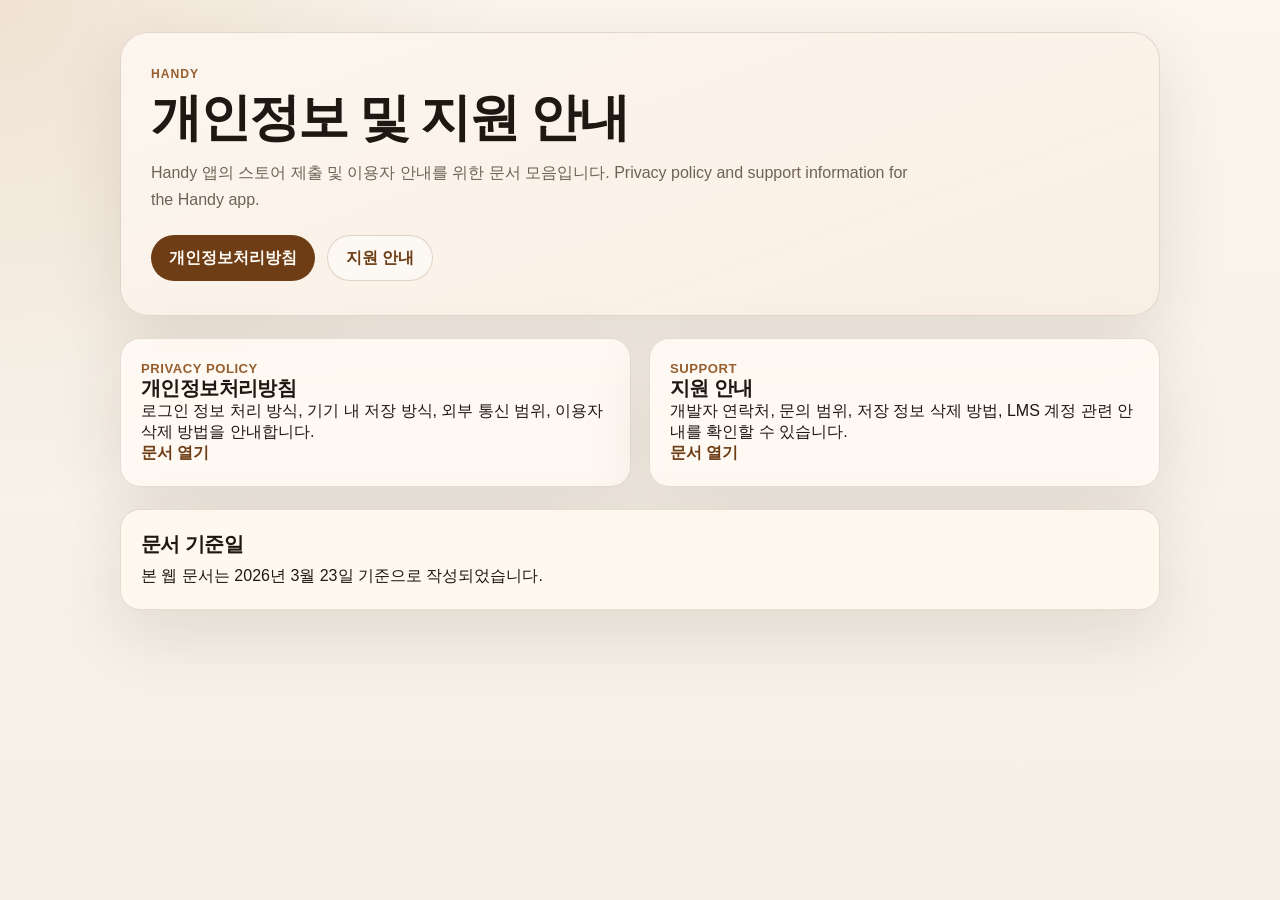
<file: docs/index.html>
<!doctype html>
<html lang="ko">
<head>
    <meta charset="utf-8">
    <meta name="viewport" content="width=device-width, initial-scale=1">
    <title>Handy Legal and Support</title>
    <meta
        name="description"
        content="Handy 앱의 개인정보처리방침과 지원 안내 페이지입니다."
    >
    <link rel="stylesheet" href="./styles.css">
</head>
<body>
    <main class="shell">
        <section class="hero">
            <p class="eyebrow">Handy</p>
            <h1>개인정보 및 지원 안내</h1>
            <p class="lede">
                Handy 앱의 스토어 제출 및 이용자 안내를 위한 문서 모음입니다.
                Privacy policy and support information for the Handy app.
            </p>
            <div class="hero-actions">
                <a class="button" href="./privacy/">개인정보처리방침</a>
                <a class="button button-secondary" href="./support/">지원 안내</a>
            </div>
        </section>

        <section class="grid">
            <article class="card">
                <p class="card-label">Privacy Policy</p>
                <h2>개인정보처리방침</h2>
                <p>
                    로그인 정보 처리 방식, 기기 내 저장 방식, 외부 통신 범위,
                    이용자 삭제 방법을 안내합니다.
                </p>
                <a class="text-link" href="./privacy/">문서 열기</a>
            </article>

            <article class="card">
                <p class="card-label">Support</p>
                <h2>지원 안내</h2>
                <p>
                    개발자 연락처, 문의 범위, 저장 정보 삭제 방법,
                    LMS 계정 관련 안내를 확인할 수 있습니다.
                </p>
                <a class="text-link" href="./support/">문서 열기</a>
            </article>
        </section>

        <section class="note-card">
            <h2>문서 기준일</h2>
            <p>본 웹 문서는 2026년 3월 23일 기준으로 작성되었습니다.</p>
        </section>
    </main>
</body>
</html>
</file>
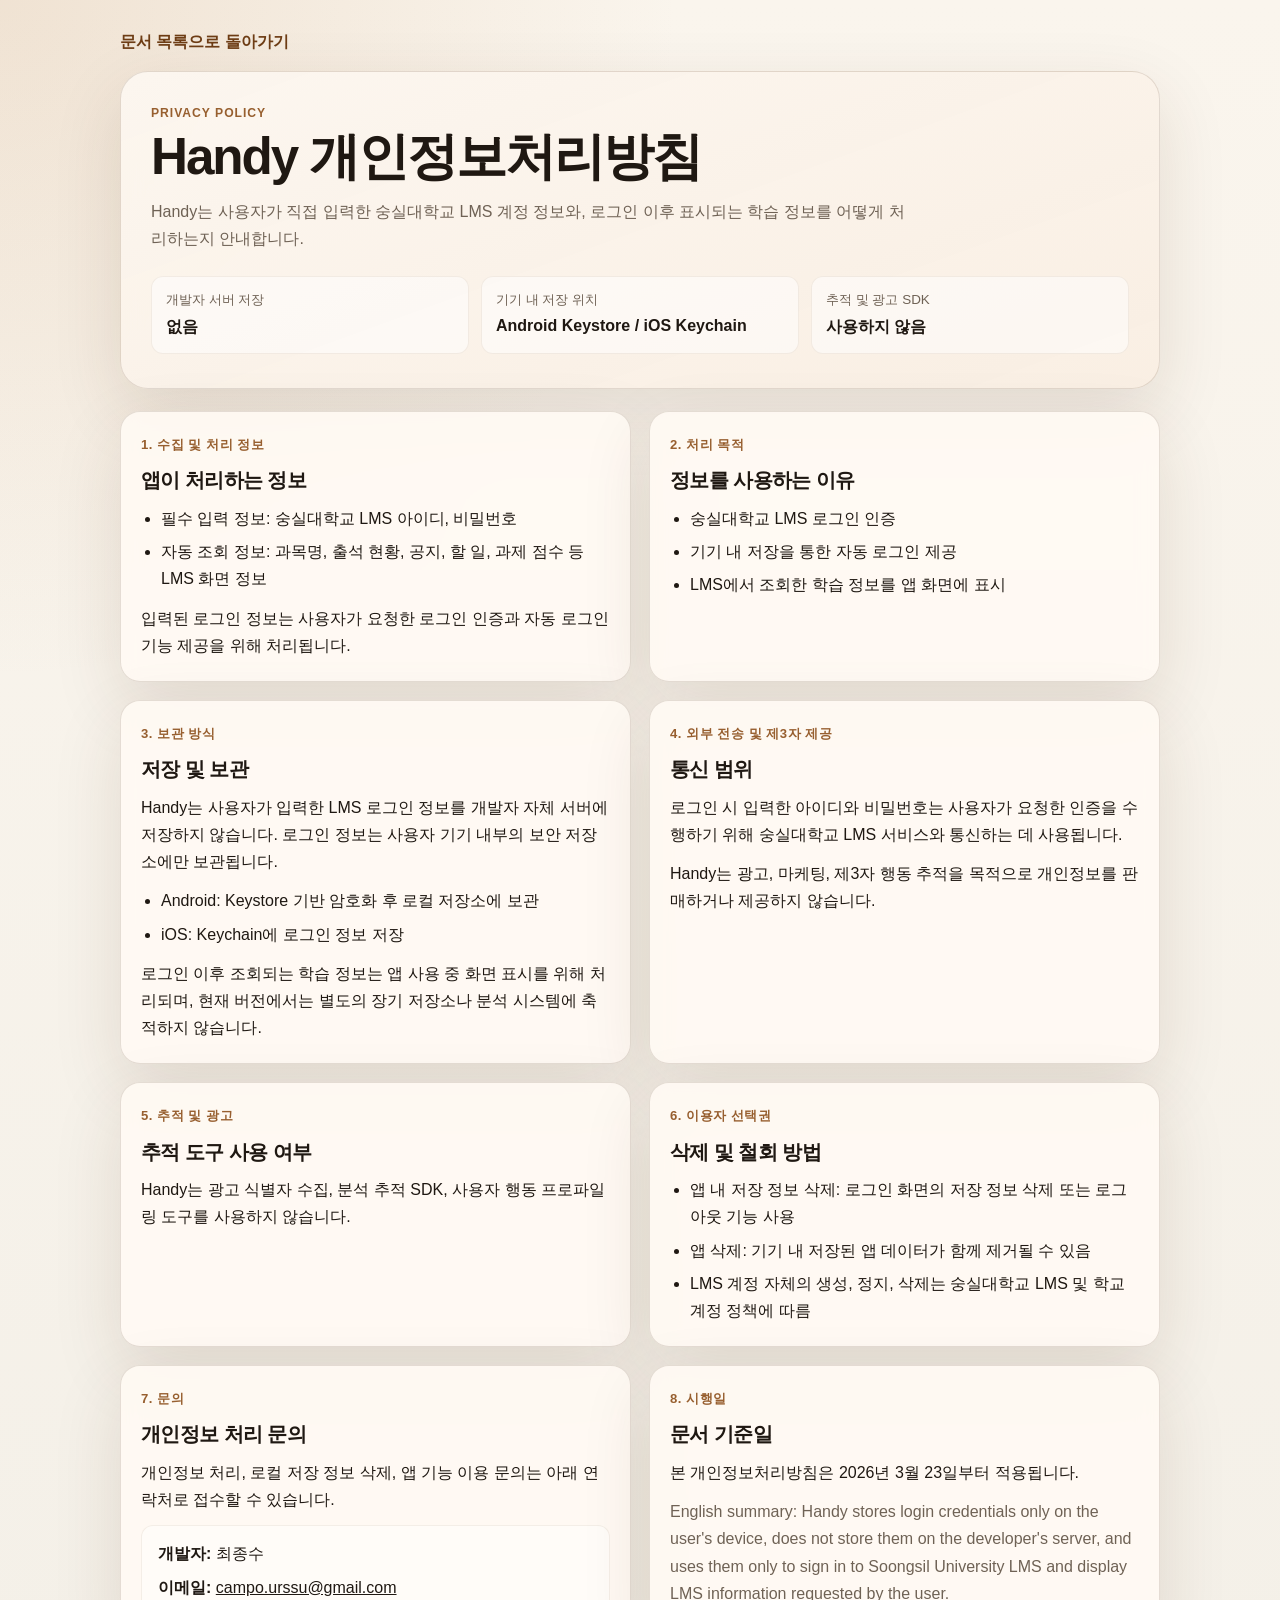
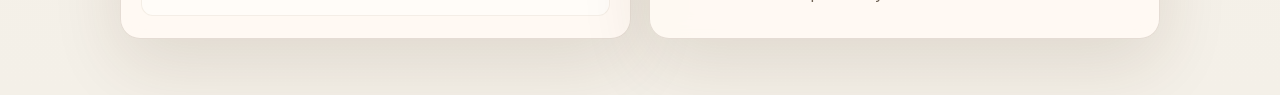
<file: docs/privacy/index.html>
<!doctype html>
<html lang="ko">
<head>
    <meta charset="utf-8">
    <meta name="viewport" content="width=device-width, initial-scale=1">
    <title>Handy 개인정보처리방침</title>
    <meta
        name="description"
        content="Handy 앱의 개인정보처리방침과 데이터 처리 방식을 안내합니다."
    >
    <link rel="stylesheet" href="../styles.css">
</head>
<body>
    <main class="shell">
        <a class="back-link" href="../">문서 목록으로 돌아가기</a>

        <section class="hero hero-compact">
            <p class="eyebrow">Privacy Policy</p>
            <h1>Handy 개인정보처리방침</h1>
            <p class="lede">
                Handy는 사용자가 직접 입력한 숭실대학교 LMS 계정 정보와,
                로그인 이후 표시되는 학습 정보를 어떻게 처리하는지 안내합니다.
            </p>
            <div class="summary-list">
                <div class="summary-item">
                    <span class="summary-label">개발자 서버 저장</span>
                    <strong>없음</strong>
                </div>
                <div class="summary-item">
                    <span class="summary-label">기기 내 저장 위치</span>
                    <strong>Android Keystore / iOS Keychain</strong>
                </div>
                <div class="summary-item">
                    <span class="summary-label">추적 및 광고 SDK</span>
                    <strong>사용하지 않음</strong>
                </div>
            </div>
        </section>

        <section class="content-grid">
            <article class="card section-card">
                <p class="card-label">1. 수집 및 처리 정보</p>
                <h2>앱이 처리하는 정보</h2>
                <ul class="list">
                    <li>필수 입력 정보: 숭실대학교 LMS 아이디, 비밀번호</li>
                    <li>자동 조회 정보: 과목명, 출석 현황, 공지, 할 일, 과제 점수 등 LMS 화면 정보</li>
                </ul>
                <p>
                    입력된 로그인 정보는 사용자가 요청한 로그인 인증과 자동 로그인 기능 제공을 위해 처리됩니다.
                </p>
            </article>

            <article class="card section-card">
                <p class="card-label">2. 처리 목적</p>
                <h2>정보를 사용하는 이유</h2>
                <ul class="list">
                    <li>숭실대학교 LMS 로그인 인증</li>
                    <li>기기 내 저장을 통한 자동 로그인 제공</li>
                    <li>LMS에서 조회한 학습 정보를 앱 화면에 표시</li>
                </ul>
            </article>

            <article class="card section-card">
                <p class="card-label">3. 보관 방식</p>
                <h2>저장 및 보관</h2>
                <p>
                    Handy는 사용자가 입력한 LMS 로그인 정보를 개발자 자체 서버에 저장하지 않습니다.
                    로그인 정보는 사용자 기기 내부의 보안 저장소에만 보관됩니다.
                </p>
                <ul class="list">
                    <li>Android: Keystore 기반 암호화 후 로컬 저장소에 보관</li>
                    <li>iOS: Keychain에 로그인 정보 저장</li>
                </ul>
                <p>
                    로그인 이후 조회되는 학습 정보는 앱 사용 중 화면 표시를 위해 처리되며,
                    현재 버전에서는 별도의 장기 저장소나 분석 시스템에 축적하지 않습니다.
                </p>
            </article>

            <article class="card section-card">
                <p class="card-label">4. 외부 전송 및 제3자 제공</p>
                <h2>통신 범위</h2>
                <p>
                    로그인 시 입력한 아이디와 비밀번호는 사용자가 요청한 인증을 수행하기 위해
                    숭실대학교 LMS 서비스와 통신하는 데 사용됩니다.
                </p>
                <p>
                    Handy는 광고, 마케팅, 제3자 행동 추적을 목적으로 개인정보를 판매하거나 제공하지 않습니다.
                </p>
            </article>

            <article class="card section-card">
                <p class="card-label">5. 추적 및 광고</p>
                <h2>추적 도구 사용 여부</h2>
                <p>
                    Handy는 광고 식별자 수집, 분석 추적 SDK, 사용자 행동 프로파일링 도구를 사용하지 않습니다.
                </p>
            </article>

            <article class="card section-card">
                <p class="card-label">6. 이용자 선택권</p>
                <h2>삭제 및 철회 방법</h2>
                <ul class="list">
                    <li>앱 내 저장 정보 삭제: 로그인 화면의 저장 정보 삭제 또는 로그아웃 기능 사용</li>
                    <li>앱 삭제: 기기 내 저장된 앱 데이터가 함께 제거될 수 있음</li>
                    <li>LMS 계정 자체의 생성, 정지, 삭제는 숭실대학교 LMS 및 학교 계정 정책에 따름</li>
                </ul>
            </article>

            <article class="card section-card">
                <p class="card-label">7. 문의</p>
                <h2>개인정보 처리 문의</h2>
                <p>
                    개인정보 처리, 로컬 저장 정보 삭제, 앱 기능 이용 문의는 아래 연락처로 접수할 수 있습니다.
                </p>
                <div class="contact-block">
                    <p><strong>개발자:</strong> 최종수</p>
                    <p><strong>이메일:</strong> <a href="mailto:campo.urssu@gmail.com">campo.urssu@gmail.com</a></p>
                </div>
            </article>

            <article class="card section-card">
                <p class="card-label">8. 시행일</p>
                <h2>문서 기준일</h2>
                <p>본 개인정보처리방침은 2026년 3월 23일부터 적용됩니다.</p>
                <p class="muted">
                    English summary: Handy stores login credentials only on the user's device,
                    does not store them on the developer's server, and uses them only to sign in to
                    Soongsil University LMS and display LMS information requested by the user.
                </p>
            </article>
        </section>
    </main>
</body>
</html>
</file>
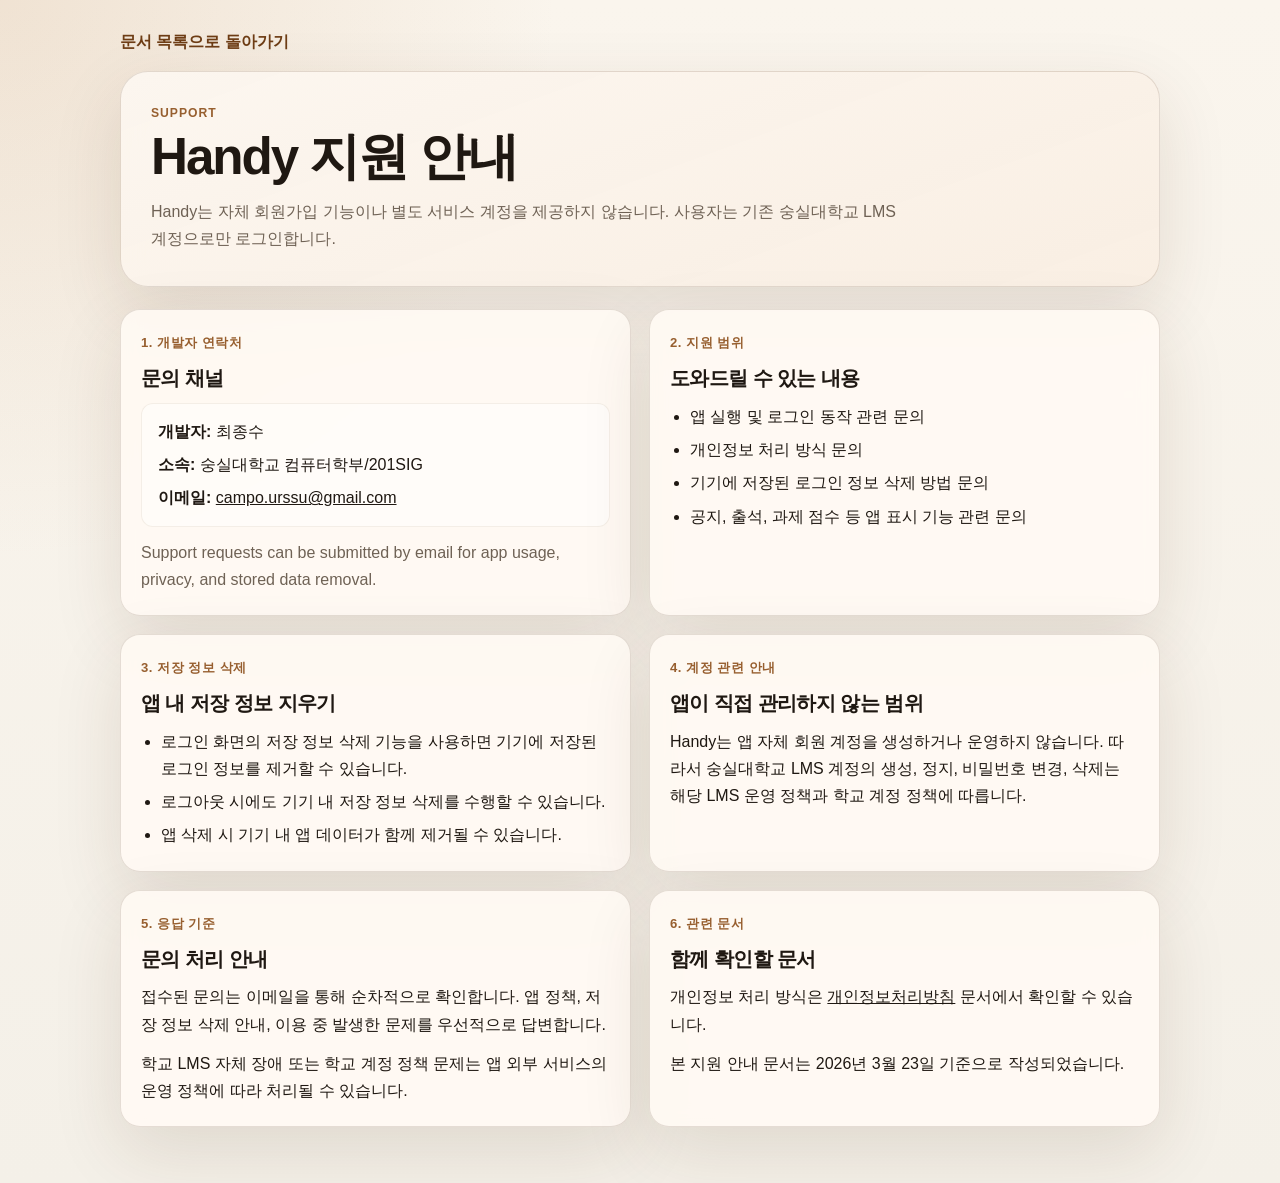
<file: docs/support/index.html>
<!doctype html>
<html lang="ko">
<head>
    <meta charset="utf-8">
    <meta name="viewport" content="width=device-width, initial-scale=1">
    <title>Handy 지원 안내</title>
    <meta
        name="description"
        content="Handy 앱의 지원 연락처와 계정, 삭제, 문의 범위를 안내합니다."
    >
    <link rel="stylesheet" href="../styles.css">
</head>
<body>
    <main class="shell">
        <a class="back-link" href="../">문서 목록으로 돌아가기</a>

        <section class="hero hero-compact">
            <p class="eyebrow">Support</p>
            <h1>Handy 지원 안내</h1>
            <p class="lede">
                Handy는 자체 회원가입 기능이나 별도 서비스 계정을 제공하지 않습니다.
                사용자는 기존 숭실대학교 LMS 계정으로만 로그인합니다.
            </p>
        </section>

        <section class="content-grid">
            <article class="card section-card">
                <p class="card-label">1. 개발자 연락처</p>
                <h2>문의 채널</h2>
                <div class="contact-block">
                    <p><strong>개발자:</strong> 최종수</p>
                    <p><strong>소속:</strong> 숭실대학교 컴퓨터학부/201SIG</p>
                    <p><strong>이메일:</strong> <a href="mailto:campo.urssu@gmail.com">campo.urssu@gmail.com</a></p>
                </div>
                <p class="muted">
                    Support requests can be submitted by email for app usage, privacy, and stored data removal.
                </p>
            </article>

            <article class="card section-card">
                <p class="card-label">2. 지원 범위</p>
                <h2>도와드릴 수 있는 내용</h2>
                <ul class="list">
                    <li>앱 실행 및 로그인 동작 관련 문의</li>
                    <li>개인정보 처리 방식 문의</li>
                    <li>기기에 저장된 로그인 정보 삭제 방법 문의</li>
                    <li>공지, 출석, 과제 점수 등 앱 표시 기능 관련 문의</li>
                </ul>
            </article>

            <article class="card section-card">
                <p class="card-label">3. 저장 정보 삭제</p>
                <h2>앱 내 저장 정보 지우기</h2>
                <ul class="list">
                    <li>로그인 화면의 저장 정보 삭제 기능을 사용하면 기기에 저장된 로그인 정보를 제거할 수 있습니다.</li>
                    <li>로그아웃 시에도 기기 내 저장 정보 삭제를 수행할 수 있습니다.</li>
                    <li>앱 삭제 시 기기 내 앱 데이터가 함께 제거될 수 있습니다.</li>
                </ul>
            </article>

            <article class="card section-card">
                <p class="card-label">4. 계정 관련 안내</p>
                <h2>앱이 직접 관리하지 않는 범위</h2>
                <p>
                    Handy는 앱 자체 회원 계정을 생성하거나 운영하지 않습니다.
                    따라서 숭실대학교 LMS 계정의 생성, 정지, 비밀번호 변경, 삭제는
                    해당 LMS 운영 정책과 학교 계정 정책에 따릅니다.
                </p>
            </article>

            <article class="card section-card">
                <p class="card-label">5. 응답 기준</p>
                <h2>문의 처리 안내</h2>
                <p>
                    접수된 문의는 이메일을 통해 순차적으로 확인합니다.
                    앱 정책, 저장 정보 삭제 안내, 이용 중 발생한 문제를 우선적으로 답변합니다.
                </p>
                <p>
                    학교 LMS 자체 장애 또는 학교 계정 정책 문제는 앱 외부 서비스의 운영 정책에 따라 처리될 수 있습니다.
                </p>
            </article>

            <article class="card section-card">
                <p class="card-label">6. 관련 문서</p>
                <h2>함께 확인할 문서</h2>
                <p>
                    개인정보 처리 방식은 <a href="../privacy/">개인정보처리방침</a> 문서에서 확인할 수 있습니다.
                </p>
                <p>본 지원 안내 문서는 2026년 3월 23일 기준으로 작성되었습니다.</p>
            </article>
        </section>
    </main>
</body>
</html>
</file>
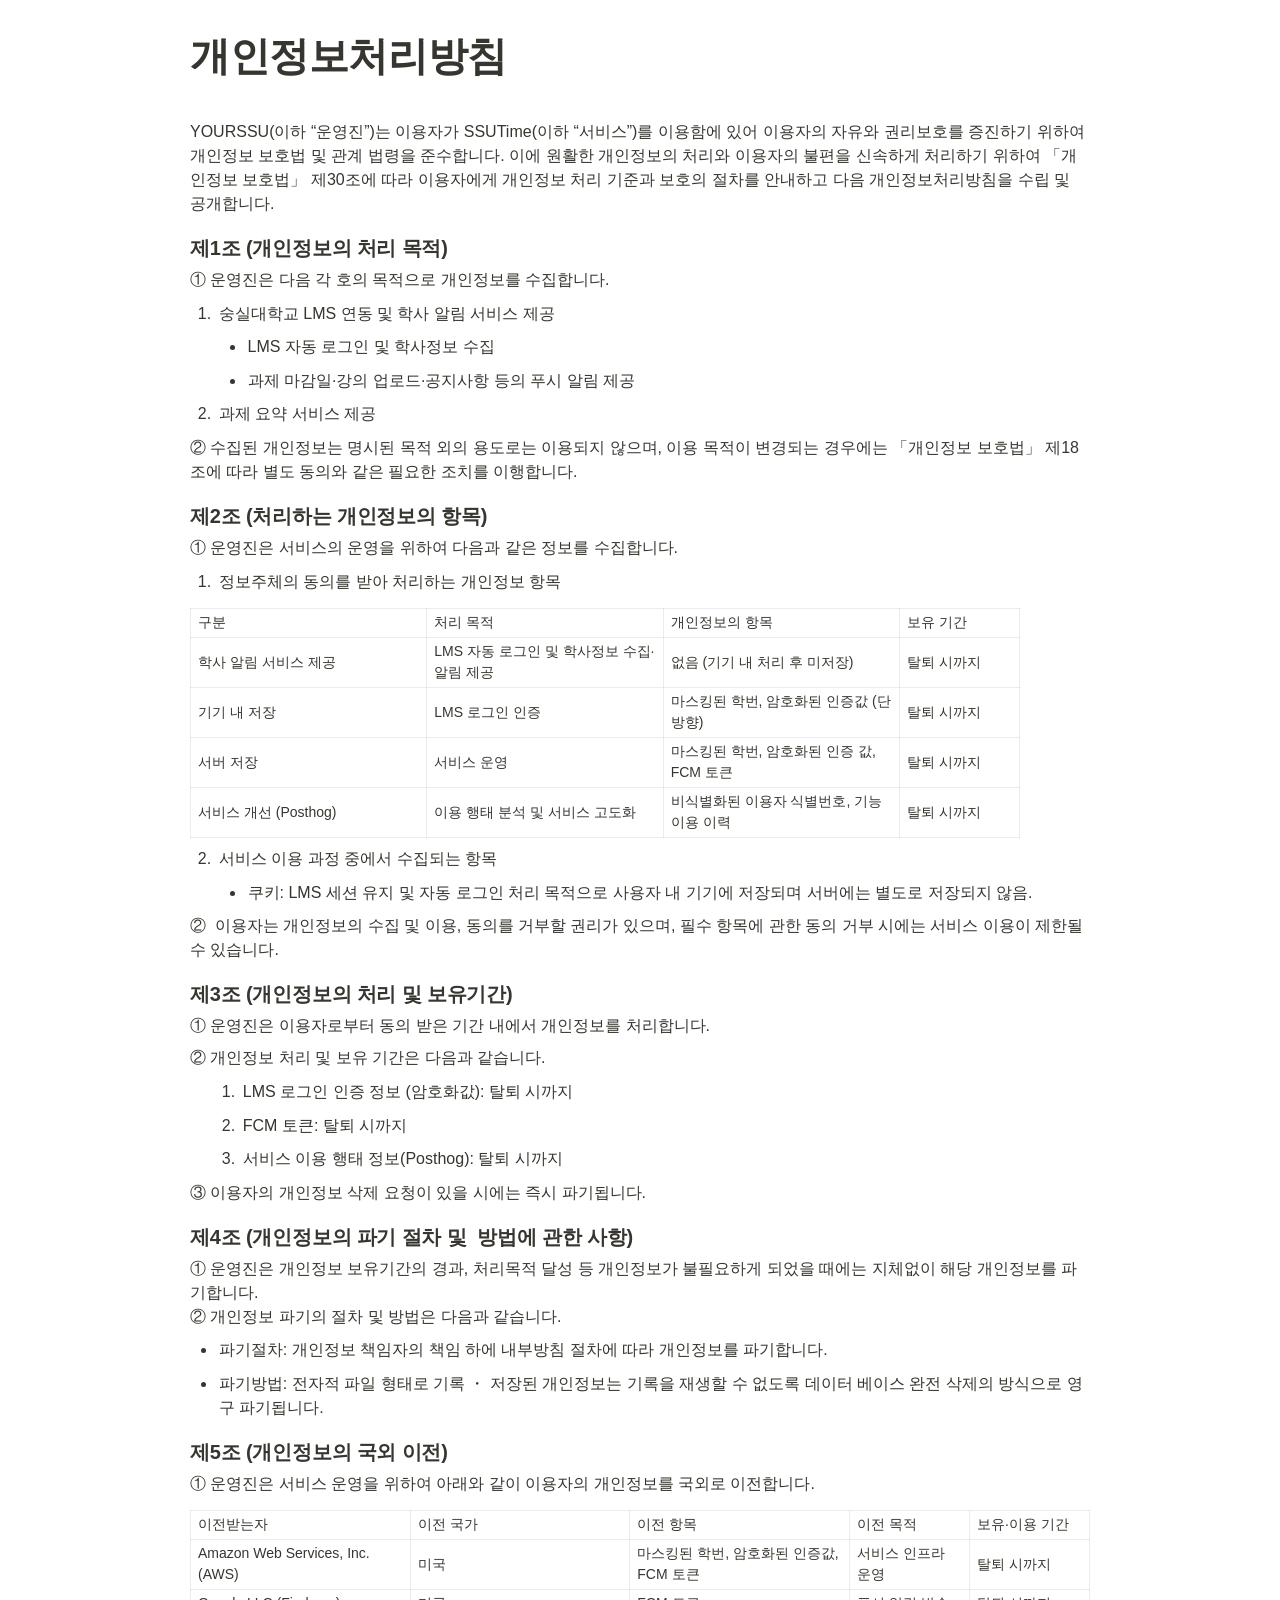
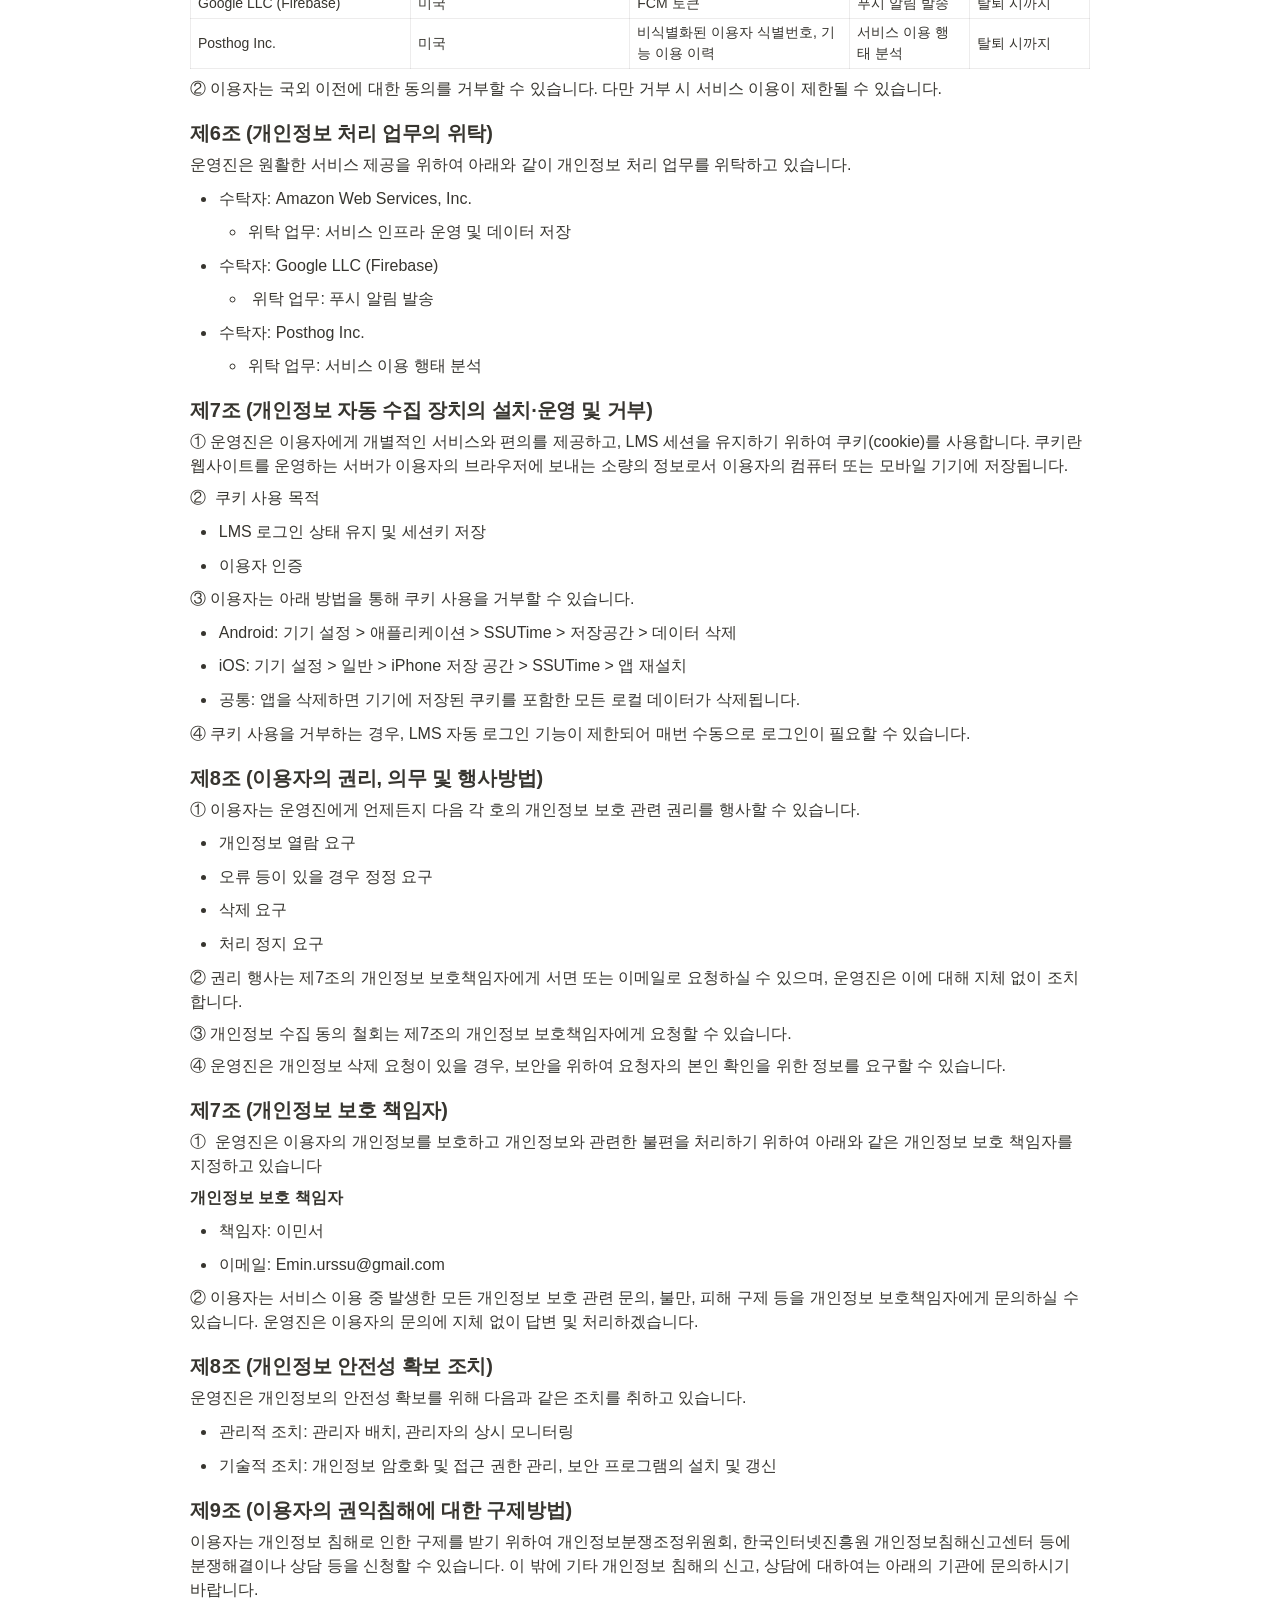
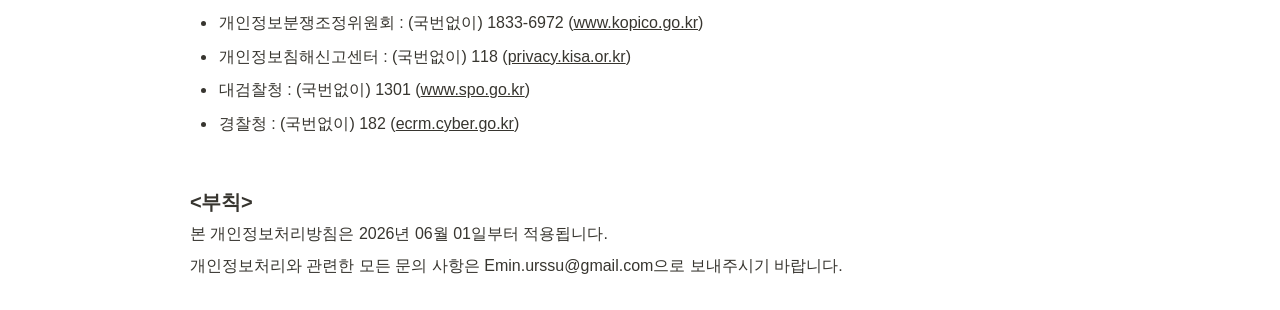
<file: privacy.html>
<html><head><meta http-equiv="Content-Type" content="text/html; charset=utf-8"/><title>개인정보처리방침</title><style>
/* cspell:disable-file */
/* webkit printing magic: print all background colors */
html {
	-webkit-print-color-adjust: exact;
}
* {
	box-sizing: border-box;
	-webkit-print-color-adjust: exact;
}

html,
body {
	margin: 0;
	padding: 0;
}
@media only screen {
	body {
		margin: 2em auto;
		max-width: 900px;
		color: rgb(55, 53, 47);
	}
}

body {
	line-height: 1.5;
	white-space: pre-wrap;
}

a,
a.visited {
	color: inherit;
	text-decoration: underline;
}

.pdf-relative-link-path {
	font-size: 80%;
	color: #444;
}

h1,
h2,
h3 {
	letter-spacing: -0.01em;
	line-height: 1.2;
	font-weight: 600;
	margin-bottom: 0;
}

/* Override strong tags inside headings to maintain consistent weight */
h1 strong,
h2 strong,
h3 strong {
	font-weight: 600;
}

.page-title {
	font-size: 2.5rem;
	font-weight: 700;
	margin-top: 0;
	margin-bottom: 0.75em;
}

h1 {
	font-size: 1.875rem;
	margin-top: 1.875rem;
}

h2 {
	font-size: 1.5rem;
	margin-top: 1.5rem;
}

h3 {
	font-size: 1.25rem;
	margin-top: 1.25rem;
}

.source {
	border: 1px solid #ddd;
	border-radius: 3px;
	padding: 1.5em;
	word-break: break-all;
}

.callout {
	border-radius: 10px;
	padding: 1rem;
}

figure {
	margin: 1.25em 0;
	page-break-inside: avoid;
}

figcaption {
	opacity: 0.5;
	font-size: 85%;
	margin-top: 0.5em;
}

mark {
	background-color: transparent;
}

.indented {
	padding-left: 1.5em;
}

hr {
	background: transparent;
	display: block;
	width: 100%;
	height: 1px;
	visibility: visible;
	border: none;
	border-bottom: 1px solid rgba(55, 53, 47, 0.09);
}

img {
	max-width: 100%;
}

@media only print {
	img {
		max-height: 100vh;
		object-fit: contain;
	}

	table.collection-content {
		width: 100%;
		table-layout: fixed;
	}

	table.collection-content th,
	table.collection-content td {
		overflow-wrap: anywhere;
	}

	table.collection-content td > .user,
	table.collection-content td > time {
		white-space: pre-wrap;
	}
}

@page {
	margin: 1in;
}

.collection-content-wrapper {
	overflow-x: auto;
}

@media only print {
	.collection-content-wrapper {
		overflow-x: visible;
	}
}

.collection-content {
	font-size: 0.875rem;
}

.collection-content td {
	white-space: pre-wrap;
	word-break: break-word;
}

.column-list {
	display: flex;
	gap: 46px;
}

.column {
	min-width: 0;
	overflow: hidden;
}

.column > *:first-child {
	margin-top: 0;
}

.table_of_contents-item {
	display: block;
	font-size: 0.875rem;
	line-height: 1.3;
	padding: 0.125rem;
}

.table_of_contents-indent-1 {
	margin-left: 1.5rem;
}

.table_of_contents-indent-2 {
	margin-left: 3rem;
}

.table_of_contents-indent-3 {
	margin-left: 4.5rem;
}

.table_of_contents-link {
	text-decoration: none;
	opacity: 0.7;
	border-bottom: 1px solid rgba(55, 53, 47, 0.18);
}

table,
th,
td {
	border: 1px solid rgba(55, 53, 47, 0.09);
}

table {
	border-collapse: collapse;
	border-left: none;
	border-right: none;
}

th,
td {
	font-weight: normal;
	padding: 0.25em 0.5em;
	line-height: 1.5;
	min-height: 1.5em;
	text-align: left;
}

th {
	color: rgba(55, 53, 47, 0.6);
}

ol,
ul {
	margin: 0;
	margin-block-start: 0.6em;
	margin-block-end: 0.6em;
}

li > ol:first-child,
li > ul:first-child {
	margin-block-start: 0.6em;
}

ul > li {
	list-style: disc;
}

ul.to-do-list {
	padding-inline-start: 0;
}

ul.to-do-list > li {
	list-style: none;
}

.to-do-children-checked {
	text-decoration: line-through;
	opacity: 0.375;
}

ul.toggle > li {
	list-style: none;
}

ul {
	padding-inline-start: 1.7em;
}

ul > li {
	padding-left: 0.1em;
}

ol {
	padding-inline-start: 1.6em;
}

ol.numbered-list.numbered-list-digits-2 {
	padding-inline-start: 2em;
}

ol.numbered-list.numbered-list-digits-3plus {
	padding-inline-start: 2.4em;
}

ol > li {
	padding-left: 0.2em;
}

.mono ol {
	padding-inline-start: 2em;
}

.mono ol > li {
	text-indent: -0.4em;
}

.toggle {
	padding-inline-start: 0em;
	list-style-type: none;
}

/* Indent toggle children */
.toggle > li > details {
	padding-left: 1.7em;
}

.toggle > li > details > summary {
	margin-left: -1.1em;
}

.selected-value {
	display: inline-block;
	padding: 0 0.5em;
	background: rgba(206, 205, 202, 0.5);
	border-radius: 3px;
	margin-right: 0.5em;
	margin-top: 0.3em;
	margin-bottom: 0.3em;
	white-space: nowrap;
}

.collection-title {
	display: inline-block;
	margin-right: 1em;
}

.page-description {
	margin-bottom: 2em;
}

.simple-table {
	margin-top: 1em;
	font-size: 0.875rem;
	empty-cells: show;
}
.simple-table td {
	height: 29px;
	min-width: 120px;
}

.simple-table th {
	height: 29px;
	min-width: 120px;
}

.simple-table-header-color {
	background: rgb(247, 246, 243);
	color: black;
}
.simple-table-header {
	font-weight: 500;
}

time {
	opacity: 0.5;
}

.icon {
	display: inline-flex;
	align-items: center;
	justify-content: center;
	max-width: 1.2em;
	max-height: 1.2em;
	text-decoration: none;
	vertical-align: text-bottom;
	margin-right: 0.5em;
}

img.icon {
	border-radius: 3px;
}

.callout img.notion-static-icon {
	width: 1em;
	height: 1em;
}

.callout p {
	margin: 0;
}

.callout h1,
.callout h2,
.callout h3 {
	margin: 0 0 0.6rem;
}

.user-icon {
	width: 1.5em;
	height: 1.5em;
	border-radius: 100%;
	margin-right: 0.5rem;
}

.user-icon-inner {
	font-size: 0.8em;
}

.text-icon {
	border: 1px solid #000;
	text-align: center;
}

.page-cover-image {
	display: block;
	object-fit: cover;
	width: 100%;
	max-height: 30vh;
}

.page-header-icon {
	font-size: 3rem;
	margin-bottom: 1rem;
}

.page-header-icon-with-cover {
	margin-top: -0.72em;
	margin-left: 0.07em;
}

.page-header-icon img {
	border-radius: 3px;
}

.link-to-page {
	margin: 1em 0;
	padding: 0;
	border: none;
	font-weight: 500;
}

p > .user {
	opacity: 0.5;
}

td > .user,
td > time {
	white-space: nowrap;
}

input[type="checkbox"] {
	transform: scale(1.5);
	margin-right: 0.6em;
	vertical-align: middle;
}

p {
	margin-top: 0.5em;
	margin-bottom: 0.5em;
}

.image {
	border: none;
	margin: 1.5em 0;
	padding: 0;
	border-radius: 0;
	text-align: center;
}

.code,
code {
	background: rgba(135, 131, 120, 0.15);
	border-radius: 3px;
	padding: 0.2em 0.4em;
	border-radius: 3px;
	font-size: 85%;
	tab-size: 2;
}

code {
	color: #eb5757;
}

.code {
	padding: 1.5em 1em;
}

.code-wrap {
	white-space: pre-wrap;
	word-break: break-all;
}

.code > code {
	background: none;
	padding: 0;
	font-size: 100%;
	color: inherit;
}

blockquote {
	font-size: 1em;
	margin: 1em 0;
	padding-left: 1em;
	border-left: 3px solid rgb(55, 53, 47);
}

blockquote.quote-large {
	font-size: 1.25em;
}

.bookmark {
	text-decoration: none;
	max-height: 8em;
	padding: 0;
	display: flex;
	width: 100%;
	align-items: stretch;
}

.bookmark-title {
	font-size: 0.85em;
	overflow: hidden;
	text-overflow: ellipsis;
	height: 1.75em;
	white-space: nowrap;
}

.bookmark-text {
	display: flex;
	flex-direction: column;
}

.bookmark-info {
	flex: 4 1 180px;
	padding: 12px 14px 14px;
	display: flex;
	flex-direction: column;
	justify-content: space-between;
}

.bookmark-image {
	width: 33%;
	flex: 1 1 180px;
	display: block;
	position: relative;
	object-fit: cover;
	border-radius: 1px;
}

.bookmark-description {
	color: rgba(55, 53, 47, 0.6);
	font-size: 0.75em;
	overflow: hidden;
	max-height: 4.5em;
	word-break: break-word;
}

.bookmark-href {
	font-size: 0.75em;
	margin-top: 0.25em;
}

.sans { font-family: ui-sans-serif, -apple-system, BlinkMacSystemFont, "Segoe UI Variable Display", "Segoe UI", Helvetica, "Apple Color Emoji", "Noto Sans Arabic", "Noto Sans Hebrew", Arial, sans-serif, "Segoe UI Emoji", "Segoe UI Symbol"; }
.code { font-family: "SFMono-Regular", Menlo, Consolas, "PT Mono", "Liberation Mono", Courier, monospace; }
.serif { font-family: Lyon-Text, Georgia, ui-serif, serif; }
.mono { font-family: iawriter-mono, Nitti, Menlo, Courier, monospace; }
.pdf .sans { font-family: Inter, ui-sans-serif, -apple-system, BlinkMacSystemFont, "Segoe UI Variable Display", "Segoe UI", Helvetica, "Apple Color Emoji", "Noto Sans Arabic", "Noto Sans Hebrew", Arial, sans-serif, "Segoe UI Emoji", "Segoe UI Symbol", 'Twemoji', 'Noto Color Emoji', 'Noto Sans CJK JP'; }
.pdf:lang(zh-CN) .sans { font-family: Inter, ui-sans-serif, -apple-system, BlinkMacSystemFont, "Segoe UI Variable Display", "Segoe UI", Helvetica, "Apple Color Emoji", "Noto Sans Arabic", "Noto Sans Hebrew", Arial, sans-serif, "Segoe UI Emoji", "Segoe UI Symbol", 'Twemoji', 'Noto Color Emoji', 'Noto Sans CJK SC'; }
.pdf:lang(zh-TW) .sans { font-family: Inter, ui-sans-serif, -apple-system, BlinkMacSystemFont, "Segoe UI Variable Display", "Segoe UI", Helvetica, "Apple Color Emoji", "Noto Sans Arabic", "Noto Sans Hebrew", Arial, sans-serif, "Segoe UI Emoji", "Segoe UI Symbol", 'Twemoji', 'Noto Color Emoji', 'Noto Sans CJK TC'; }
.pdf:lang(ko-KR) .sans { font-family: Inter, ui-sans-serif, -apple-system, BlinkMacSystemFont, "Segoe UI Variable Display", "Segoe UI", Helvetica, "Apple Color Emoji", "Noto Sans Arabic", "Noto Sans Hebrew", Arial, sans-serif, "Segoe UI Emoji", "Segoe UI Symbol", 'Twemoji', 'Noto Color Emoji', 'Noto Sans CJK KR'; }
.pdf .code { font-family: Source Code Pro, "SFMono-Regular", Menlo, Consolas, "PT Mono", "Liberation Mono", Courier, monospace, 'Twemoji', 'Noto Color Emoji', 'Noto Sans Mono CJK JP'; }
.pdf:lang(zh-CN) .code { font-family: Source Code Pro, "SFMono-Regular", Menlo, Consolas, "PT Mono", "Liberation Mono", Courier, monospace, 'Twemoji', 'Noto Color Emoji', 'Noto Sans Mono CJK SC'; }
.pdf:lang(zh-TW) .code { font-family: Source Code Pro, "SFMono-Regular", Menlo, Consolas, "PT Mono", "Liberation Mono", Courier, monospace, 'Twemoji', 'Noto Color Emoji', 'Noto Sans Mono CJK TC'; }
.pdf:lang(ko-KR) .code { font-family: Source Code Pro, "SFMono-Regular", Menlo, Consolas, "PT Mono", "Liberation Mono", Courier, monospace, 'Twemoji', 'Noto Color Emoji', 'Noto Sans Mono CJK KR'; }
.pdf .serif { font-family: PT Serif, Lyon-Text, Georgia, ui-serif, serif, 'Twemoji', 'Noto Color Emoji', 'Noto Serif CJK JP'; }
.pdf:lang(zh-CN) .serif { font-family: PT Serif, Lyon-Text, Georgia, ui-serif, serif, 'Twemoji', 'Noto Color Emoji', 'Noto Serif CJK SC'; }
.pdf:lang(zh-TW) .serif { font-family: PT Serif, Lyon-Text, Georgia, ui-serif, serif, 'Twemoji', 'Noto Color Emoji', 'Noto Serif CJK TC'; }
.pdf:lang(ko-KR) .serif { font-family: PT Serif, Lyon-Text, Georgia, ui-serif, serif, 'Twemoji', 'Noto Color Emoji', 'Noto Serif CJK KR'; }
.pdf .mono { font-family: PT Mono, iawriter-mono, Nitti, Menlo, Courier, monospace, 'Twemoji', 'Noto Color Emoji', 'Noto Sans Mono CJK JP'; }
.pdf:lang(zh-CN) .mono { font-family: PT Mono, iawriter-mono, Nitti, Menlo, Courier, monospace, 'Twemoji', 'Noto Color Emoji', 'Noto Sans Mono CJK SC'; }
.pdf:lang(zh-TW) .mono { font-family: PT Mono, iawriter-mono, Nitti, Menlo, Courier, monospace, 'Twemoji', 'Noto Color Emoji', 'Noto Sans Mono CJK TC'; }
.pdf:lang(ko-KR) .mono { font-family: PT Mono, iawriter-mono, Nitti, Menlo, Courier, monospace, 'Twemoji', 'Noto Color Emoji', 'Noto Sans Mono CJK KR'; }
.highlight-default {
	color: rgba(44, 44, 43, 1);
}
.highlight-gray {
	color: rgba(125, 122, 117, 1);
	fill: rgba(125, 122, 117, 1);
}
.highlight-brown {
	color: rgba(159, 118, 90, 1);
	fill: rgba(159, 118, 90, 1);
}
.highlight-orange {
	color: rgba(210, 123, 45, 1);
	fill: rgba(210, 123, 45, 1);
}
.highlight-yellow {
	color: rgba(203, 148, 52, 1);
	fill: rgba(203, 148, 52, 1);
}
.highlight-teal {
	color: rgba(80, 148, 110, 1);
	fill: rgba(80, 148, 110, 1);
}
.highlight-blue {
	color: rgba(56, 125, 201, 1);
	fill: rgba(56, 125, 201, 1);
}
.highlight-purple {
	color: rgba(154, 107, 180, 1);
	fill: rgba(154, 107, 180, 1);
}
.highlight-pink {
	color: rgba(193, 76, 138, 1);
	fill: rgba(193, 76, 138, 1);
}
.highlight-red {
	color: rgba(207, 81, 72, 1);
	fill: rgba(207, 81, 72, 1);
}
.highlight-default_background {
	color: rgba(44, 44, 43, 1);
}
.highlight-gray_background {
	background: rgba(42, 28, 0, 0.07);
}
.highlight-brown_background {
	background: rgba(139, 46, 0, 0.086);
}
.highlight-orange_background {
	background: rgba(224, 101, 1, 0.129);
}
.highlight-yellow_background {
	background: rgba(211, 168, 0, 0.137);
}
.highlight-teal_background {
	background: rgba(0, 100, 45, 0.09);
}
.highlight-blue_background {
	background: rgba(0, 124, 215, 0.094);
}
.highlight-purple_background {
	background: rgba(102, 0, 178, 0.078);
}
.highlight-pink_background {
	background: rgba(197, 0, 93, 0.086);
}
.highlight-red_background {
	background: rgba(223, 22, 0, 0.094);
}
.block-color-default {
	color: inherit;
	fill: inherit;
}
.block-color-gray {
	color: rgba(125, 122, 117, 1);
	fill: rgba(125, 122, 117, 1);
}
.block-color-brown {
	color: rgba(159, 118, 90, 1);
	fill: rgba(159, 118, 90, 1);
}
.block-color-orange {
	color: rgba(210, 123, 45, 1);
	fill: rgba(210, 123, 45, 1);
}
.block-color-yellow {
	color: rgba(203, 148, 52, 1);
	fill: rgba(203, 148, 52, 1);
}
.block-color-teal {
	color: rgba(80, 148, 110, 1);
	fill: rgba(80, 148, 110, 1);
}
.block-color-blue {
	color: rgba(56, 125, 201, 1);
	fill: rgba(56, 125, 201, 1);
}
.block-color-purple {
	color: rgba(154, 107, 180, 1);
	fill: rgba(154, 107, 180, 1);
}
.block-color-pink {
	color: rgba(193, 76, 138, 1);
	fill: rgba(193, 76, 138, 1);
}
.block-color-red {
	color: rgba(207, 81, 72, 1);
	fill: rgba(207, 81, 72, 1);
}
.block-color-default_background {
	color: inherit;
	fill: inherit;
}
.block-color-gray_background {
	background: rgba(240, 239, 237, 1);
}
.block-color-brown_background {
	background: rgba(245, 237, 233, 1);
}
.block-color-orange_background {
	background: rgba(251, 235, 222, 1);
}
.block-color-yellow_background {
	background: rgba(249, 243, 220, 1);
}
.block-color-teal_background {
	background: rgba(232, 241, 236, 1);
}
.block-color-blue_background {
	background: rgba(229, 242, 252, 1);
}
.block-color-purple_background {
	background: rgba(243, 235, 249, 1);
}
.block-color-pink_background {
	background: rgba(250, 233, 241, 1);
}
.block-color-red_background {
	background: rgba(252, 233, 231, 1);
}
.select-value-color-default { background-color: rgba(42, 28, 0, 0.07); }
.select-value-color-gray { background-color: rgba(28, 19, 1, 0.11); }
.select-value-color-brown { background-color: rgba(127, 51, 0, 0.156); }
.select-value-color-orange { background-color: rgba(196, 88, 0, 0.203); }
.select-value-color-yellow { background-color: rgba(209, 156, 0, 0.282); }
.select-value-color-green { background-color: rgba(0, 96, 38, 0.156); }
.select-value-color-blue { background-color: rgba(0, 118, 217, 0.203); }
.select-value-color-purple { background-color: rgba(92, 0, 163, 0.141); }
.select-value-color-pink { background-color: rgba(183, 0, 78, 0.152); }
.select-value-color-red { background-color: rgba(206, 24, 0, 0.164); }

.checkbox {
	display: inline-flex;
	vertical-align: text-bottom;
	width: 16;
	height: 16;
	background-size: 16px;
	margin-left: 2px;
	margin-right: 5px;
}

.checkbox-on {
	background-image: url("data:image/svg+xml;charset=UTF-8,%3Csvg%20width%3D%2216%22%20height%3D%2216%22%20viewBox%3D%220%200%2016%2016%22%20fill%3D%22none%22%20xmlns%3D%22http%3A%2F%2Fwww.w3.org%2F2000%2Fsvg%22%3E%0A%3Crect%20width%3D%2216%22%20height%3D%2216%22%20fill%3D%22%2358A9D7%22%2F%3E%0A%3Cpath%20d%3D%22M6.71429%2012.2852L14%204.9995L12.7143%203.71436L6.71429%209.71378L3.28571%206.2831L2%207.57092L6.71429%2012.2852Z%22%20fill%3D%22white%22%2F%3E%0A%3C%2Fsvg%3E");
}

.checkbox-off {
	background-image: url("data:image/svg+xml;charset=UTF-8,%3Csvg%20width%3D%2216%22%20height%3D%2216%22%20viewBox%3D%220%200%2016%2016%22%20fill%3D%22none%22%20xmlns%3D%22http%3A%2F%2Fwww.w3.org%2F2000%2Fsvg%22%3E%0A%3Crect%20x%3D%220.75%22%20y%3D%220.75%22%20width%3D%2214.5%22%20height%3D%2214.5%22%20fill%3D%22white%22%20stroke%3D%22%2336352F%22%20stroke-width%3D%221.5%22%2F%3E%0A%3C%2Fsvg%3E");
}
	
</style></head><body><article id="36f27040-10cd-805a-ba82-c6a024cee99a" class="page sans"><header><h1 class="page-title" dir="auto">개인정보처리방침</h1><p class="page-description" dir="auto"></p><table class="properties"><tbody></tbody></table></header><div class="page-body"><div style="display:contents" dir="auto"><p id="36f27040-10cd-805a-bfd9-c786f6c3b107" class="">YOURSSU(이하 “운영진”)는 이용자가 SSUTime(이하 “서비스”)를 이용함에 있어 이용자의 자유와 권리보호를 증진하기 위하여 개인정보 보호법 및 관계 법령을 준수합니다. 이에 원활한 개인정보의 처리와 이용자의 불편을 신속하게 처리하기 위하여 「개인정보 보호법」 제30조에 따라 이용자에게 개인정보 처리 기준과 보호의 절차를 안내하고 다음 개인정보처리방침을 수립 및 공개합니다.</p></div><div style="display:contents" dir="auto"><h3 id="36f27040-10cd-80d8-a538-e3e057b9c2cd" class=""><strong>제1조 (개인정보의 처리 목적)</strong></h3></div><div style="display:contents" dir="auto"><p id="36f27040-10cd-80b0-839e-ece084290eb5" class="">① 운영진은 다음 각 호의 목적으로 개인정보를 수집합니다.</p></div><div style="display:contents" dir="auto"><ol type="1" id="36f27040-10cd-80ce-917e-e126eca648da" class="numbered-list" start="1"><li>숭실대학교 LMS 연동 및 학사 알림 서비스 제공<div style="display:contents" dir="auto"><ul id="36f27040-10cd-8075-a14c-f320e265f34c" class="bulleted-list"><li style="list-style-type:disc">LMS 자동 로그인 및 학사정보 수집</li></ul></div><div style="display:contents" dir="auto"><ul id="36f27040-10cd-802b-913b-f48741f4578c" class="bulleted-list"><li style="list-style-type:disc">과제 마감일·강의 업로드·공지사항 등의 푸시 알림 제공</li></ul></div></li></ol></div><div style="display:contents" dir="auto"><ol type="1" id="36f27040-10cd-8065-9b25-f5082fd9f0b0" class="numbered-list" start="2"><li>과제 요약 서비스 제공</li></ol></div><div style="display:contents" dir="auto"><p id="36f27040-10cd-801e-9fc7-d4578d718889" class="">② 수집된 개인정보는 명시된 목적 외의 용도로는 이용되지 않으며, 이용 목적이 변경되는 경우에는 「개인정보 보호법」 제18조에 따라 별도 동의와 같은 필요한 조치를 이행합니다.</p></div><div style="display:contents" dir="auto"><h3 id="36f27040-10cd-8033-ab76-f4610275efea" class=""><strong>제2조 (처리하는 개인정보의 항목)</strong></h3></div><div style="display:contents" dir="auto"><p id="36f27040-10cd-8060-b726-cd302b60cf38" class="">① 운영진은 서비스의 운영을 위하여 다음과 같은 정보를 수집합니다.</p></div><div style="display:contents" dir="auto"><ol type="1" id="36f27040-10cd-8001-a67c-debd38cc9047" class="numbered-list" start="1"><li>정보주체의 동의를 받아 처리하는 개인정보 항목</li></ol></div><div style="display:contents" dir="ltr"><table id="36f27040-10cd-80c2-8ae4-fc35af0ea932" class="simple-table"><tbody><div style="display:contents" dir="ltr"><tr id="36f27040-10cd-801e-acea-d7a89b3bb36e"><td id="Sz@J" class="" style="width:236.33333333333334px">구분</td><td id="H&gt;Gb" class="" style="width:236.33333333333334px">처리 목적</td><td id="wARm" class="" style="width:236.33333333333334px">개인정보의 항목</td><td id="_qfW" class="">보유 기간</td></tr></div><div style="display:contents" dir="ltr"><tr id="36f27040-10cd-80d5-a4a6-d49f16fede24"><td id="Sz@J" class="" style="width:236.33333333333334px">학사 알림 서비스 제공</td><td id="H&gt;Gb" class="" style="width:236.33333333333334px">LMS 자동 로그인 및 학사정보 수집·알림 제공</td><td id="wARm" class="" style="width:236.33333333333334px">없음 (기기 내 처리 후 미저장)</td><td id="_qfW" class="">탈퇴 시까지</td></tr></div><div style="display:contents" dir="ltr"><tr id="36f27040-10cd-80f7-a7d7-e0d2ff1c4cdb"><td id="Sz@J" class="" style="width:236.33333333333334px">기기 내 저장</td><td id="H&gt;Gb" class="" style="width:236.33333333333334px">LMS 로그인 인증 </td><td id="wARm" class="" style="width:236.33333333333334px">마스킹된 학번, 암호화된 인증값 (단방향)</td><td id="_qfW" class="">탈퇴 시까지</td></tr></div><div style="display:contents" dir="ltr"><tr id="37027040-10cd-8076-832a-f905561d4bde"><td id="Sz@J" class="" style="width:236.33333333333334px">서버 저장</td><td id="H&gt;Gb" class="" style="width:236.33333333333334px">서비스 운영</td><td id="wARm" class="" style="width:236.33333333333334px">마스킹된 학번, 암호화된 인증 값, FCM 토큰</td><td id="_qfW" class="">탈퇴 시까지</td></tr></div><div style="display:contents" dir="ltr"><tr id="37027040-10cd-8028-841c-dd0c252ca556"><td id="Sz@J" class="" style="width:236.33333333333334px">서비스 개선 (Posthog)</td><td id="H&gt;Gb" class="" style="width:236.33333333333334px">이용 행태 분석 및 서비스 고도화</td><td id="wARm" class="" style="width:236.33333333333334px">비식별화된 이용자 식별번호, 기능 이용 이력</td><td id="_qfW" class="">탈퇴 시까지</td></tr></div></tbody></table></div><div style="display:contents" dir="auto"><ol type="1" id="36f27040-10cd-8025-99e7-dc64eb8c237a" class="numbered-list" start="2"><li>서비스 이용 과정 중에서 수집되는 항목<div style="display:contents" dir="auto"><ul id="36f27040-10cd-80d2-8ffc-cc6204fbf253" class="bulleted-list"><li style="list-style-type:disc">쿠키: LMS 세션 유지 및 자동 로그인 처리 목적으로 사용자 내 기기에 저장되며 서버에는 별도로 저장되지 않음.</li></ul></div></li></ol></div><div style="display:contents" dir="auto"><p id="36f27040-10cd-803c-b732-dfa9c6d22c3e" class="">②  이용자는 개인정보의 수집 및 이용, 동의를 거부할 권리가 있으며, 필수 항목에 관한 동의 거부 시에는 서비스 이용이 제한될 수 있습니다. </p></div><div style="display:contents" dir="auto"><h3 id="36f27040-10cd-80bd-948a-db65b69fdcd0" class=""><strong>제3조 (개인정보의 처리 및 보유기간)</strong></h3></div><div style="display:contents" dir="auto"><p id="36f27040-10cd-80e9-9d54-e9ffd9462bb1" class="">① 운영진은 이용자로부터 동의 받은 기간 내에서 개인정보를 처리합니다. </p></div><div style="display:contents" dir="auto"><p id="36f27040-10cd-80d0-8975-cc09a4be037c" class="">② 개인정보 처리 및 보유 기간은 다음과 같습니다.<div class="indented"><div style="display:contents" dir="auto"><ol type="1" id="36f27040-10cd-80ff-bac5-dd89304ba7db" class="numbered-list" start="1"><li>LMS 로그인 인증 정보 (암호화값): 탈퇴 시까지</li></ol></div><div style="display:contents" dir="auto"><ol type="1" id="36f27040-10cd-801f-8038-d5f531aa2d0c" class="numbered-list" start="2"><li>FCM 토큰: 탈퇴 시까지</li></ol></div><div style="display:contents" dir="auto"><ol type="1" id="37027040-10cd-8007-8a5d-ef1c87784d8f" class="numbered-list" start="3"><li>서비스 이용 행태 정보(Posthog): 탈퇴 시까지</li></ol></div></div></p></div><div style="display:contents" dir="auto"><p id="36f27040-10cd-8041-a54d-c211dc8e7a0d" class="">③ 이용자의 개인정보 삭제 요청이 있을 시에는 즉시 파기됩니다.</p></div><div style="display:contents" dir="auto"><h3 id="36f27040-10cd-8056-b51d-d7ef7f49e89b" class=""><strong>제4조 (개인정보의 파기 절차 및  방법에 관한 사항)</strong></h3></div><div style="display:contents" dir="auto"><p id="36f27040-10cd-80ec-b973-e3bdc0c678e5" class="">① 운영진은 개인정보 보유기간의 경과, 처리목적 달성 등 개인정보가 불필요하게 되었을 때에는 지체없이 해당 개인정보를 파기합니다.<br/>② 개인정보 파기의 절차 및 방법은 다음과 같습니다.</p></div><div style="display:contents" dir="auto"><ul id="36f27040-10cd-80e6-80e7-d367780e9299" class="bulleted-list"><li style="list-style-type:disc">파기절차: 개인정보 책임자의 책임 하에 내부방침 절차에 따라 개인정보를 파기합니다. </li></ul></div><div style="display:contents" dir="auto"><ul id="36f27040-10cd-806c-8779-de9fbd70edf2" class="bulleted-list"><li style="list-style-type:disc">파기방법: 전자적 파일 형태로 기록 ・ 저장된 개인정보는 기록을 재생할 수 없도록 데이터 베이스 완전 삭제의 방식으로 영구 파기됩니다. </li></ul></div><div style="display:contents" dir="auto"><h3 id="36f27040-10cd-808d-9604-c0f2a0390020" class=""><strong>제5조 (개인정보의 국외 이전)</strong></h3></div><div style="display:contents" dir="auto"><p id="37027040-10cd-80c6-ae7a-f78f88245c86" class="">① 운영진은 서비스 운영을 위하여 아래와 같이 이용자의 개인정보를 국외로 이전합니다.</p></div><div style="display:contents" dir="ltr"><table id="37027040-10cd-8007-aab4-c805d95e6281" class="simple-table"><tbody><div style="display:contents" dir="ltr"><tr id="37027040-10cd-8065-b913-cd5beb99b988"><td id="Sz@J" class="" style="width:236.33333333333334px">이전받는자</td><td id="H&gt;Gb" class="" style="width:236.33333333333334px">이전 국가</td><td id="wARm" class="" style="width:236.33333333333334px">이전 항목</td><td id="_qfW" class="">이전 목적</td><td id="YCaR" class="">보유·이용 기간</td></tr></div><div style="display:contents" dir="ltr"><tr id="37027040-10cd-80e6-aadf-e2b39a094203"><td id="Sz@J" class="" style="width:236.33333333333334px">Amazon Web Services, Inc. (AWS)</td><td id="H&gt;Gb" class="" style="width:236.33333333333334px">미국</td><td id="wARm" class="" style="width:236.33333333333334px">마스킹된 학번, 암호화된 인증값, FCM 토큰</td><td id="_qfW" class="">서비스 인프라 운영</td><td id="YCaR" class="">탈퇴 시까지</td></tr></div><div style="display:contents" dir="ltr"><tr id="37027040-10cd-804f-96db-c28f19c1f11b"><td id="Sz@J" class="" style="width:236.33333333333334px">Google LLC (Firebase)</td><td id="H&gt;Gb" class="" style="width:236.33333333333334px">미국</td><td id="wARm" class="" style="width:236.33333333333334px">FCM 토큰</td><td id="_qfW" class="">푸시 알림 발송</td><td id="YCaR" class="">탈퇴 시까지</td></tr></div><div style="display:contents" dir="ltr"><tr id="37027040-10cd-803a-a96a-f5b5bdaa528e"><td id="Sz@J" class="" style="width:236.33333333333334px">Posthog Inc.</td><td id="H&gt;Gb" class="" style="width:236.33333333333334px">미국</td><td id="wARm" class="" style="width:236.33333333333334px">비식별화된 이용자 식별번호, 기능 이용 이력</td><td id="_qfW" class="">서비스 이용 행태 분석</td><td id="YCaR" class="">탈퇴 시까지</td></tr></div></tbody></table></div><div style="display:contents" dir="auto"><p id="37027040-10cd-8006-adc7-f191b9c88e08" class="">② 이용자는 국외 이전에 대한 동의를 거부할 수 있습니다. 다만 거부 시 서비스 이용이 제한될 수 있습니다.</p></div><div style="display:contents" dir="auto"><h3 id="37027040-10cd-80a3-9ea5-eda2910ab18c" class="">제6조 (개인정보 처리 업무의 위탁)</h3></div><div style="display:contents" dir="auto"><p id="500b0577-2c9b-439d-a36f-f30223e94802" class="">운영진은 원활한 서비스 제공을 위하여 아래와 같이 개인정보 처리 업무를 위탁하고 있습니다.</p></div><div style="display:contents" dir="auto"><ul id="e5763cb4-45f7-4fb7-a2ef-36ff1022faef" class="bulleted-list"><li style="list-style-type:disc">수탁자: Amazon Web Services, Inc. <div style="display:contents" dir="auto"><ul id="37027040-10cd-8039-a4ef-eccced68969e" class="bulleted-list"><li style="list-style-type:circle">위탁 업무: 서비스 인프라 운영 및 데이터 저장</li></ul></div></li></ul></div><div style="display:contents" dir="auto"><ul id="f5631b10-5b62-4f0e-bd5c-57bd86102ad8" class="bulleted-list"><li style="list-style-type:disc">수탁자: Google LLC (Firebase) <div style="display:contents" dir="auto"><ul id="37027040-10cd-8088-9082-c7d547bebbc0" class="bulleted-list"><li style="list-style-type:circle"> 위탁 업무: 푸시 알림 발송</li></ul></div></li></ul></div><div style="display:contents" dir="auto"><ul id="4b5883e9-8bae-42a7-bf43-5684dd6cdc28" class="bulleted-list"><li style="list-style-type:disc">수탁자: Posthog Inc. <div style="display:contents" dir="auto"><ul id="37027040-10cd-80a8-b6d9-da15cb68ea47" class="bulleted-list"><li style="list-style-type:circle">위탁 업무: 서비스 이용 행태 분석</li></ul></div></li></ul></div><div style="display:contents" dir="auto"><h3 id="37027040-10cd-806f-afbd-e3d779fa39a7" class="">제7조 (개인정보 자동 수집 장치의 <strong>설치·운영 및 거부)</strong></h3></div><div style="display:contents" dir="auto"><p id="36f27040-10cd-8094-b3ae-dd87187d60dd" class="">① 운영진은 이용자에게 개별적인 서비스와 편의를 제공하고, LMS 세션을 유지하기 위하여 쿠키(cookie)를 사용합니다. 쿠키란 웹사이트를 운영하는 서버가 이용자의 브라우저에 보내는 소량의 정보로서 이용자의 컴퓨터 또는 모바일 기기에 저장됩니다.</p></div><div style="display:contents" dir="auto"><p id="36f27040-10cd-80fb-ab8c-d49f264876dc" class="">②  쿠키 사용 목적</p></div><div style="display:contents" dir="auto"><ul id="36f27040-10cd-8006-a9e9-c06df51327fb" class="bulleted-list"><li style="list-style-type:disc">LMS 로그인 상태 유지 및 세션키 저장</li></ul></div><div style="display:contents" dir="auto"><ul id="37027040-10cd-8071-9c87-c2fe24cc034c" class="bulleted-list"><li style="list-style-type:disc">이용자 인증</li></ul></div><div style="display:contents" dir="auto"><p id="0a348339-ce19-47a7-9167-02b9cc72e7ff" class="">③ 이용자는 아래 방법을 통해 쿠키 사용을 거부할 수 있습니다.</p></div><div style="display:contents" dir="auto"><ul id="737ec7c7-ede2-4bea-bdca-a5774d8b41e2" class="bulleted-list"><li style="list-style-type:disc">Android: 기기 설정 &gt; 애플리케이션 &gt; SSUTime &gt; 저장공간 &gt; 데이터 삭제</li></ul></div><div style="display:contents" dir="auto"><ul id="05a66c11-3543-4be4-b0b9-55097117a1fa" class="bulleted-list"><li style="list-style-type:disc">iOS: 기기 설정 &gt; 일반 &gt; iPhone 저장 공간 &gt; SSUTime &gt; 앱 재설치</li></ul></div><div style="display:contents" dir="auto"><ul id="51ac535f-8707-4b16-a19d-a692f9131c6d" class="bulleted-list"><li style="list-style-type:disc">공통: 앱을 삭제하면 기기에 저장된 쿠키를 포함한 모든 로컬 데이터가 삭제됩니다.</li></ul></div><div style="display:contents" dir="auto"><p id="adbb95a2-5679-402f-9319-c579f66135da" class="">④ 쿠키 사용을 거부하는 경우, LMS 자동 로그인 기능이 제한되어 매번 수동으로 로그인이 필요할 수 있습니다.</p></div><div style="display:contents" dir="auto"><h3 id="36f27040-10cd-804f-861c-c6e794072d13" class="">제8조 (이용자의 권리, 의무 및 행사방법)</h3></div><div style="display:contents" dir="auto"><p id="4fb67a53-6c65-4fbd-84a6-8aa204338f8e" class="">① 이용자는 운영진에게 언제든지 다음 각 호의 개인정보 보호 관련 권리를 행사할 수 있습니다.</p></div><div style="display:contents" dir="auto"><ul id="c8ba8492-b417-46e5-a331-994887c43409" class="bulleted-list"><li style="list-style-type:disc">개인정보 열람 요구</li></ul></div><div style="display:contents" dir="auto"><ul id="74f10348-689a-4e19-a088-a4317ad1fbed" class="bulleted-list"><li style="list-style-type:disc">오류 등이 있을 경우 정정 요구</li></ul></div><div style="display:contents" dir="auto"><ul id="b6e416c5-ef25-4c4d-9fbf-3827e83fbe98" class="bulleted-list"><li style="list-style-type:disc">삭제 요구</li></ul></div><div style="display:contents" dir="auto"><ul id="16bddb95-c27e-475c-917d-8db7d14f9920" class="bulleted-list"><li style="list-style-type:disc">처리 정지 요구</li></ul></div><div style="display:contents" dir="auto"><p id="67a88d7c-555d-466f-994c-2ae2d07efacb" class="">② 권리 행사는 제7조의 개인정보 보호책임자에게 서면 또는 이메일로 요청하실 수 있으며, 운영진은 이에 대해 지체 없이 조치합니다.</p></div><div style="display:contents" dir="auto"><p id="a7203914-0899-45e5-88da-2d088bf91f9d" class="">③ 개인정보 수집 동의 철회는 제7조의 개인정보 보호책임자에게 요청할 수 있습니다.</p></div><div style="display:contents" dir="auto"><p id="2867054c-d601-47c5-a1df-a51c0901df6a" class="">④ 운영진은 개인정보 삭제 요청이 있을 경우, 보안을 위하여 요청자의 본인 확인을 위한 정보를 요구할 수 있습니다.</p></div><div style="display:contents" dir="auto"><h3 id="36f27040-10cd-8005-b3ef-f69a6e2247c3" class=""><strong>제7조 (개인정보 보호 책임자)</strong></h3></div><div style="display:contents" dir="auto"><p id="36f27040-10cd-80e1-95e4-fcd1635aaaf7" class="">①  운영진은 이용자의 개인정보를 보호하고 개인정보와 관련한 불편을 처리하기 위하여 아래와 같은 개인정보 보호 책임자를 지정하고 있습니다</p></div><div style="display:contents" dir="auto"><p id="36f27040-10cd-802c-96cf-c4fc8e9085bc" class=""><strong>개인정보 보호 책임자</strong></p></div><div style="display:contents" dir="auto"><ul id="36f27040-10cd-8091-8876-cb533b313ca5" class="bulleted-list"><li style="list-style-type:disc">책임자: 이민서</li></ul></div><div style="display:contents" dir="auto"><ul id="36f27040-10cd-8005-a251-e974804965a4" class="bulleted-list"><li style="list-style-type:disc">이메일: Emin.urssu@gmail.com</li></ul></div><div style="display:contents" dir="auto"><p id="36f27040-10cd-80bf-bec1-ec29698768ac" class="">② 이용자는 서비스 이용 중 발생한 모든 개인정보 보호 관련 문의, 불만, 피해 구제 등을 개인정보 보호책임자에게 문의하실 수 있습니다. 운영진은 이용자의 문의에 지체 없이 답변 및 처리하겠습니다.</p></div><div style="display:contents" dir="auto"><h3 id="36f27040-10cd-80ab-a12d-fdc0561bb5f5" class=""><strong>제8조 (개인정보 안전성 확보 조치)</strong></h3></div><div style="display:contents" dir="auto"><p id="36f27040-10cd-80c3-aa35-c5d35ac98b94" class="">운영진은 개인정보의 안전성 확보를 위해 다음과 같은 조치를 취하고 있습니다.</p></div><div style="display:contents" dir="auto"><ul id="36f27040-10cd-8030-bfd6-ffe492436b5b" class="bulleted-list"><li style="list-style-type:disc">관리적 조치: 관리자 배치, 관리자의 상시 모니터링</li></ul></div><div style="display:contents" dir="auto"><ul id="36f27040-10cd-80fb-b7a1-d63b9a8dae5b" class="bulleted-list"><li style="list-style-type:disc">기술적 조치: 개인정보 암호화 및 접근 권한 관리, 보안 프로그램의 설치 및 갱신</li></ul></div><div style="display:contents" dir="auto"><h3 id="36f27040-10cd-8046-96d9-e63a5abd41d1" class=""><strong>제9조 (이용자의 권익침해에 대한 구제방법)</strong></h3></div><div style="display:contents" dir="auto"><p id="36f27040-10cd-8037-9d50-f555a3baba70" class="">이용자는 개인정보 침해로 인한 구제를 받기 위하여 개인정보분쟁조정위원회, 한국인터넷진흥원 개인정보침해신고센터 등에 분쟁해결이나 상담 등을 신청할 수 있습니다. 이 밖에 기타 개인정보 침해의 신고, 상담에 대하여는 아래의 기관에 문의하시기 바랍니다.</p></div><div style="display:contents" dir="auto"><ul id="36f27040-10cd-806f-83d5-e6e9e854b0c3" class="bulleted-list"><li style="list-style-type:disc">개인정보분쟁조정위원회 : (국번없이) 1833-6972 (<a href="http://www.kopico.go.kr/">www.kopico.go.kr</a>)</li></ul></div><div style="display:contents" dir="auto"><ul id="36f27040-10cd-803c-b89a-f3669e88f43c" class="bulleted-list"><li style="list-style-type:disc">개인정보침해신고센터 : (국번없이) 118 (<a href="http://privacy.kisa.or.kr/">privacy.kisa.or.kr</a>)</li></ul></div><div style="display:contents" dir="auto"><ul id="36f27040-10cd-801c-a6ad-e37c38de8be8" class="bulleted-list"><li style="list-style-type:disc">대검찰청 : (국번없이) 1301 (<a href="http://www.spo.go.kr/">www.spo.go.kr</a>)</li></ul></div><div style="display:contents" dir="auto"><ul id="36f27040-10cd-8096-aea8-e0dcaa22bb1e" class="bulleted-list"><li style="list-style-type:disc">경찰청 : (국번없이) 182 (<a href="http://ecrm.cyber.go.kr/">ecrm.cyber.go.kr</a>)</li></ul></div><div style="display:contents" dir="auto"><p id="36f27040-10cd-80a0-9c70-c2ea8a5948a0" class="">
</p></div><div style="display:contents" dir="auto"><h3 id="36f27040-10cd-8098-b151-e1563f13c75e" class=""><strong>&lt;부칙&gt;</strong></h3></div><div style="display:contents" dir="auto"><p id="36f27040-10cd-800e-bd35-cc27ec3670b6" class="">본 개인정보처리방침은 2026년 06월 01일부터 적용됩니다.</p></div><div style="display:contents" dir="auto"><p id="36f27040-10cd-80b9-bb7f-ec0582acbcff" class="">개인정보처리와 관련한 모든 문의 사항은 Emin.urssu@gmail.com으로 보내주시기 바랍니다.</p></div></div></article><span class="sans" style="font-size:14px;padding-top:2em"></span></body></html>
</file>
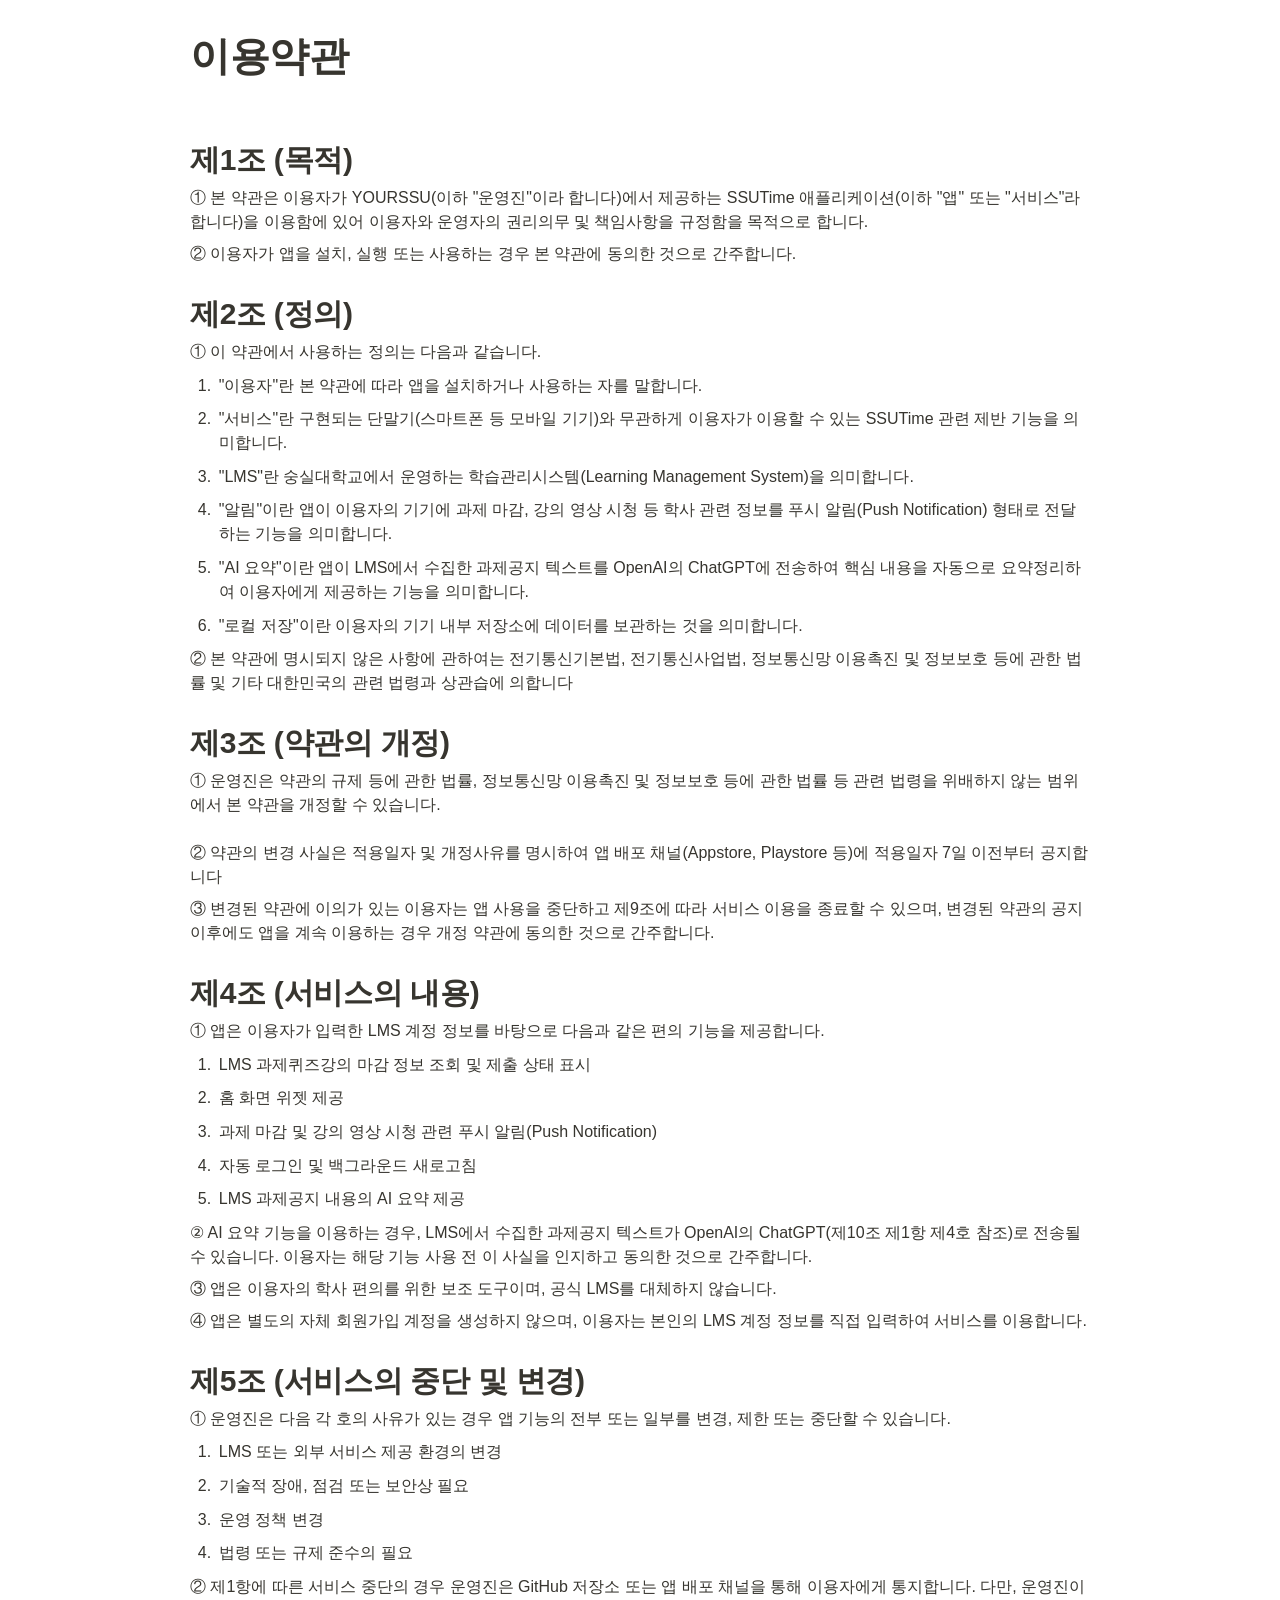
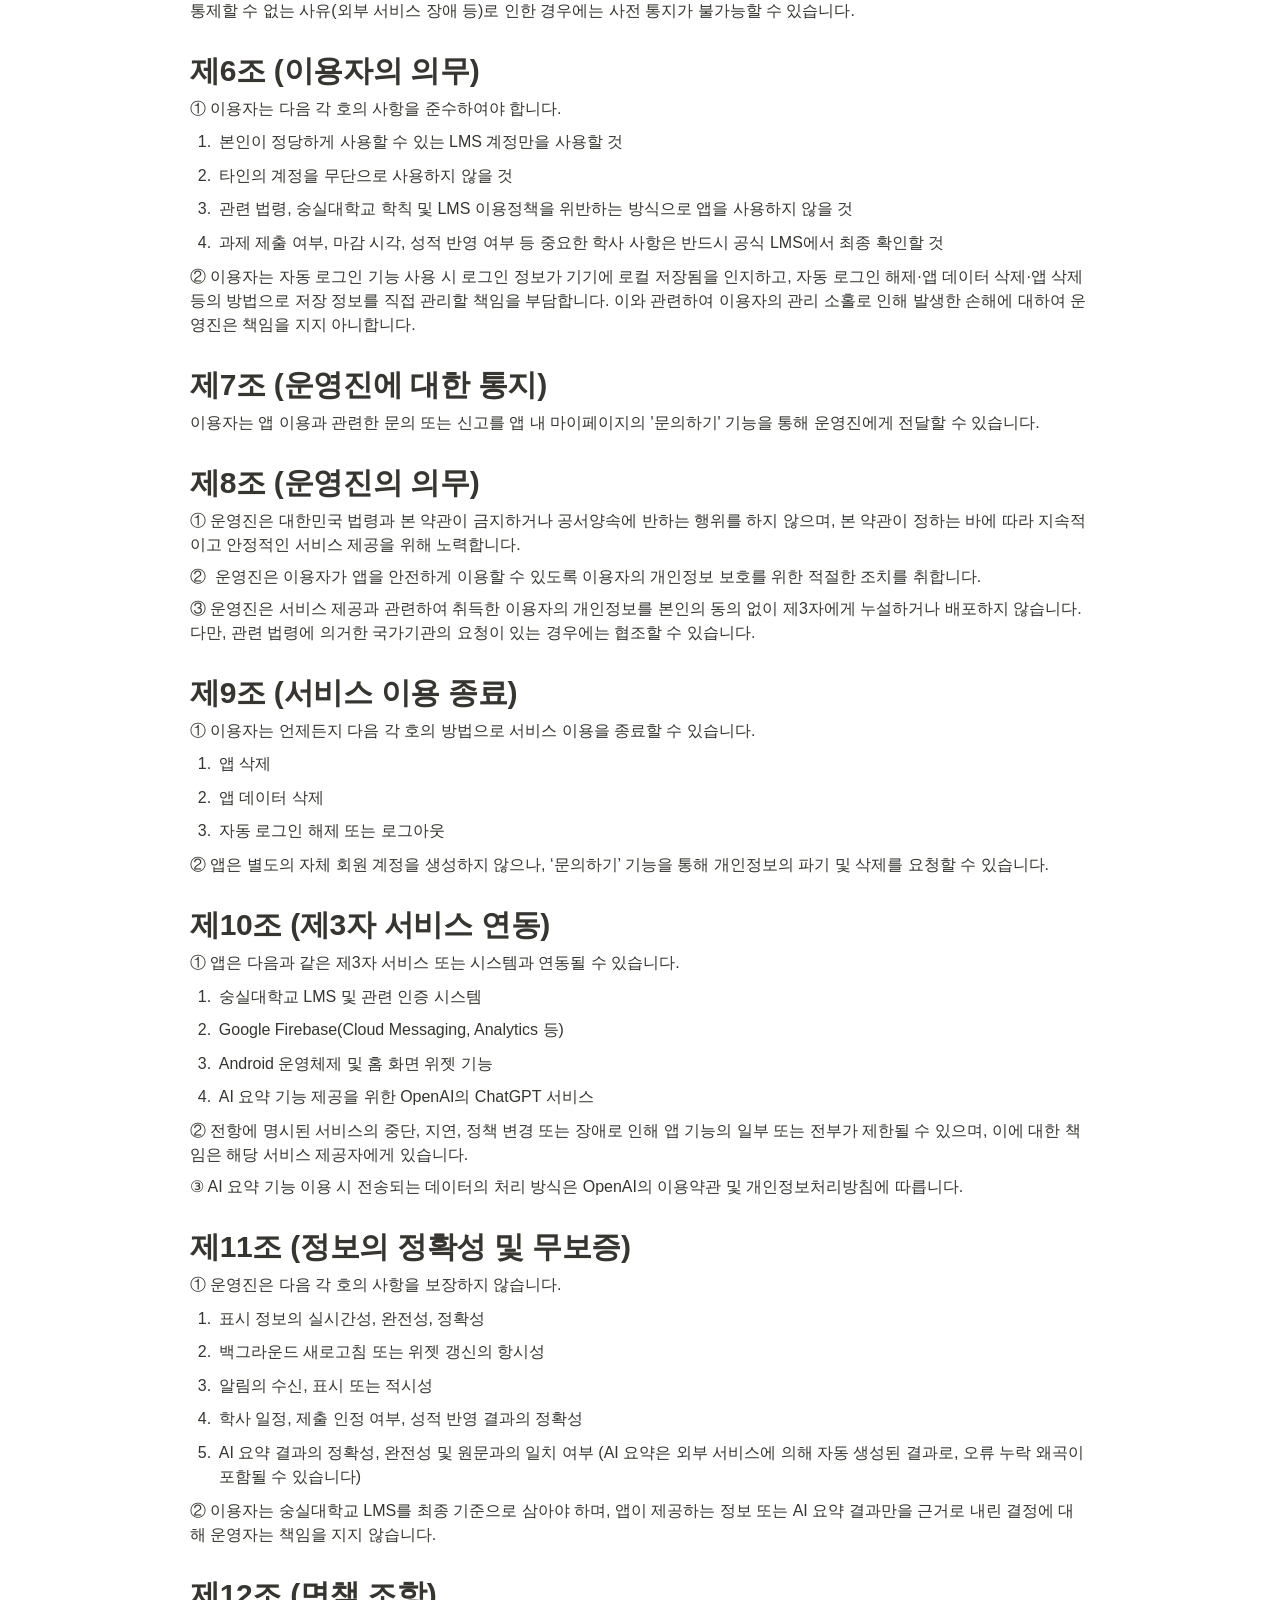
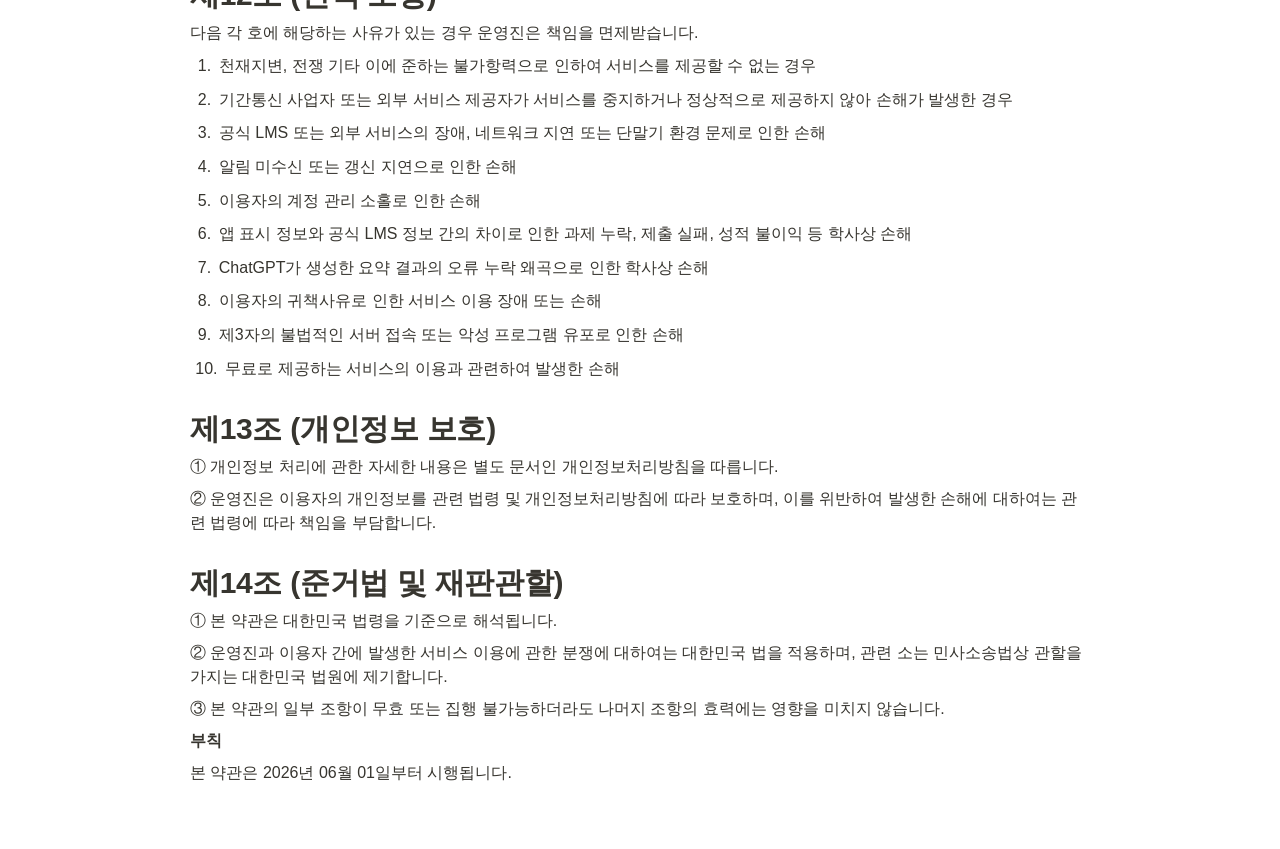
<file: ssutime/term.html>
<html><head><meta http-equiv="Content-Type" content="text/html; charset=utf-8"/><title>이용약관 </title><style>
/* cspell:disable-file */
/* webkit printing magic: print all background colors */
html {
	-webkit-print-color-adjust: exact;
}
* {
	box-sizing: border-box;
	-webkit-print-color-adjust: exact;
}

html,
body {
	margin: 0;
	padding: 0;
}
@media only screen {
	body {
		margin: 2em auto;
		max-width: 900px;
		color: rgb(55, 53, 47);
	}
}

body {
	line-height: 1.5;
	white-space: pre-wrap;
}

a,
a.visited {
	color: inherit;
	text-decoration: underline;
}

.pdf-relative-link-path {
	font-size: 80%;
	color: #444;
}

h1,
h2,
h3 {
	letter-spacing: -0.01em;
	line-height: 1.2;
	font-weight: 600;
	margin-bottom: 0;
}

/* Override strong tags inside headings to maintain consistent weight */
h1 strong,
h2 strong,
h3 strong {
	font-weight: 600;
}

.page-title {
	font-size: 2.5rem;
	font-weight: 700;
	margin-top: 0;
	margin-bottom: 0.75em;
}

h1 {
	font-size: 1.875rem;
	margin-top: 1.875rem;
}

h2 {
	font-size: 1.5rem;
	margin-top: 1.5rem;
}

h3 {
	font-size: 1.25rem;
	margin-top: 1.25rem;
}

.source {
	border: 1px solid #ddd;
	border-radius: 3px;
	padding: 1.5em;
	word-break: break-all;
}

.callout {
	border-radius: 10px;
	padding: 1rem;
}

figure {
	margin: 1.25em 0;
	page-break-inside: avoid;
}

figcaption {
	opacity: 0.5;
	font-size: 85%;
	margin-top: 0.5em;
}

mark {
	background-color: transparent;
}

.indented {
	padding-left: 1.5em;
}

hr {
	background: transparent;
	display: block;
	width: 100%;
	height: 1px;
	visibility: visible;
	border: none;
	border-bottom: 1px solid rgba(55, 53, 47, 0.09);
}

img {
	max-width: 100%;
}

@media only print {
	img {
		max-height: 100vh;
		object-fit: contain;
	}

	table.collection-content {
		width: 100%;
		table-layout: fixed;
	}

	table.collection-content th,
	table.collection-content td {
		overflow-wrap: anywhere;
	}

	table.collection-content td > .user,
	table.collection-content td > time {
		white-space: pre-wrap;
	}
}

@page {
	margin: 1in;
}

.collection-content-wrapper {
	overflow-x: auto;
}

@media only print {
	.collection-content-wrapper {
		overflow-x: visible;
	}
}

.collection-content {
	font-size: 0.875rem;
}

.collection-content td {
	white-space: pre-wrap;
	word-break: break-word;
}

.column-list {
	display: flex;
	gap: 46px;
}

.column {
	min-width: 0;
	overflow: hidden;
}

.column > *:first-child {
	margin-top: 0;
}

.table_of_contents-item {
	display: block;
	font-size: 0.875rem;
	line-height: 1.3;
	padding: 0.125rem;
}

.table_of_contents-indent-1 {
	margin-left: 1.5rem;
}

.table_of_contents-indent-2 {
	margin-left: 3rem;
}

.table_of_contents-indent-3 {
	margin-left: 4.5rem;
}

.table_of_contents-link {
	text-decoration: none;
	opacity: 0.7;
	border-bottom: 1px solid rgba(55, 53, 47, 0.18);
}

table,
th,
td {
	border: 1px solid rgba(55, 53, 47, 0.09);
}

table {
	border-collapse: collapse;
	border-left: none;
	border-right: none;
}

th,
td {
	font-weight: normal;
	padding: 0.25em 0.5em;
	line-height: 1.5;
	min-height: 1.5em;
	text-align: left;
}

th {
	color: rgba(55, 53, 47, 0.6);
}

ol,
ul {
	margin: 0;
	margin-block-start: 0.6em;
	margin-block-end: 0.6em;
}

li > ol:first-child,
li > ul:first-child {
	margin-block-start: 0.6em;
}

ul > li {
	list-style: disc;
}

ul.to-do-list {
	padding-inline-start: 0;
}

ul.to-do-list > li {
	list-style: none;
}

.to-do-children-checked {
	text-decoration: line-through;
	opacity: 0.375;
}

ul.toggle > li {
	list-style: none;
}

ul {
	padding-inline-start: 1.7em;
}

ul > li {
	padding-left: 0.1em;
}

ol {
	padding-inline-start: 1.6em;
}

ol.numbered-list.numbered-list-digits-2 {
	padding-inline-start: 2em;
}

ol.numbered-list.numbered-list-digits-3plus {
	padding-inline-start: 2.4em;
}

ol > li {
	padding-left: 0.2em;
}

.mono ol {
	padding-inline-start: 2em;
}

.mono ol > li {
	text-indent: -0.4em;
}

.toggle {
	padding-inline-start: 0em;
	list-style-type: none;
}

/* Indent toggle children */
.toggle > li > details {
	padding-left: 1.7em;
}

.toggle > li > details > summary {
	margin-left: -1.1em;
}

.selected-value {
	display: inline-block;
	padding: 0 0.5em;
	background: rgba(206, 205, 202, 0.5);
	border-radius: 3px;
	margin-right: 0.5em;
	margin-top: 0.3em;
	margin-bottom: 0.3em;
	white-space: nowrap;
}

.collection-title {
	display: inline-block;
	margin-right: 1em;
}

.page-description {
	margin-bottom: 2em;
}

.simple-table {
	margin-top: 1em;
	font-size: 0.875rem;
	empty-cells: show;
}
.simple-table td {
	height: 29px;
	min-width: 120px;
}

.simple-table th {
	height: 29px;
	min-width: 120px;
}

.simple-table-header-color {
	background: rgb(247, 246, 243);
	color: black;
}
.simple-table-header {
	font-weight: 500;
}

time {
	opacity: 0.5;
}

.icon {
	display: inline-flex;
	align-items: center;
	justify-content: center;
	max-width: 1.2em;
	max-height: 1.2em;
	text-decoration: none;
	vertical-align: text-bottom;
	margin-right: 0.5em;
}

img.icon {
	border-radius: 3px;
}

.callout img.notion-static-icon {
	width: 1em;
	height: 1em;
}

.callout p {
	margin: 0;
}

.callout h1,
.callout h2,
.callout h3 {
	margin: 0 0 0.6rem;
}

.user-icon {
	width: 1.5em;
	height: 1.5em;
	border-radius: 100%;
	margin-right: 0.5rem;
}

.user-icon-inner {
	font-size: 0.8em;
}

.text-icon {
	border: 1px solid #000;
	text-align: center;
}

.page-cover-image {
	display: block;
	object-fit: cover;
	width: 100%;
	max-height: 30vh;
}

.page-header-icon {
	font-size: 3rem;
	margin-bottom: 1rem;
}

.page-header-icon-with-cover {
	margin-top: -0.72em;
	margin-left: 0.07em;
}

.page-header-icon img {
	border-radius: 3px;
}

.link-to-page {
	margin: 1em 0;
	padding: 0;
	border: none;
	font-weight: 500;
}

p > .user {
	opacity: 0.5;
}

td > .user,
td > time {
	white-space: nowrap;
}

input[type="checkbox"] {
	transform: scale(1.5);
	margin-right: 0.6em;
	vertical-align: middle;
}

p {
	margin-top: 0.5em;
	margin-bottom: 0.5em;
}

.image {
	border: none;
	margin: 1.5em 0;
	padding: 0;
	border-radius: 0;
	text-align: center;
}

.code,
code {
	background: rgba(135, 131, 120, 0.15);
	border-radius: 3px;
	padding: 0.2em 0.4em;
	border-radius: 3px;
	font-size: 85%;
	tab-size: 2;
}

code {
	color: #eb5757;
}

.code {
	padding: 1.5em 1em;
}

.code-wrap {
	white-space: pre-wrap;
	word-break: break-all;
}

.code > code {
	background: none;
	padding: 0;
	font-size: 100%;
	color: inherit;
}

blockquote {
	font-size: 1em;
	margin: 1em 0;
	padding-left: 1em;
	border-left: 3px solid rgb(55, 53, 47);
}

blockquote.quote-large {
	font-size: 1.25em;
}

.bookmark {
	text-decoration: none;
	max-height: 8em;
	padding: 0;
	display: flex;
	width: 100%;
	align-items: stretch;
}

.bookmark-title {
	font-size: 0.85em;
	overflow: hidden;
	text-overflow: ellipsis;
	height: 1.75em;
	white-space: nowrap;
}

.bookmark-text {
	display: flex;
	flex-direction: column;
}

.bookmark-info {
	flex: 4 1 180px;
	padding: 12px 14px 14px;
	display: flex;
	flex-direction: column;
	justify-content: space-between;
}

.bookmark-image {
	width: 33%;
	flex: 1 1 180px;
	display: block;
	position: relative;
	object-fit: cover;
	border-radius: 1px;
}

.bookmark-description {
	color: rgba(55, 53, 47, 0.6);
	font-size: 0.75em;
	overflow: hidden;
	max-height: 4.5em;
	word-break: break-word;
}

.bookmark-href {
	font-size: 0.75em;
	margin-top: 0.25em;
}

.sans { font-family: ui-sans-serif, -apple-system, BlinkMacSystemFont, "Segoe UI Variable Display", "Segoe UI", Helvetica, "Apple Color Emoji", "Noto Sans Arabic", "Noto Sans Hebrew", Arial, sans-serif, "Segoe UI Emoji", "Segoe UI Symbol"; }
.code { font-family: "SFMono-Regular", Menlo, Consolas, "PT Mono", "Liberation Mono", Courier, monospace; }
.serif { font-family: Lyon-Text, Georgia, ui-serif, serif; }
.mono { font-family: iawriter-mono, Nitti, Menlo, Courier, monospace; }
.pdf .sans { font-family: Inter, ui-sans-serif, -apple-system, BlinkMacSystemFont, "Segoe UI Variable Display", "Segoe UI", Helvetica, "Apple Color Emoji", "Noto Sans Arabic", "Noto Sans Hebrew", Arial, sans-serif, "Segoe UI Emoji", "Segoe UI Symbol", 'Twemoji', 'Noto Color Emoji', 'Noto Sans CJK JP'; }
.pdf:lang(zh-CN) .sans { font-family: Inter, ui-sans-serif, -apple-system, BlinkMacSystemFont, "Segoe UI Variable Display", "Segoe UI", Helvetica, "Apple Color Emoji", "Noto Sans Arabic", "Noto Sans Hebrew", Arial, sans-serif, "Segoe UI Emoji", "Segoe UI Symbol", 'Twemoji', 'Noto Color Emoji', 'Noto Sans CJK SC'; }
.pdf:lang(zh-TW) .sans { font-family: Inter, ui-sans-serif, -apple-system, BlinkMacSystemFont, "Segoe UI Variable Display", "Segoe UI", Helvetica, "Apple Color Emoji", "Noto Sans Arabic", "Noto Sans Hebrew", Arial, sans-serif, "Segoe UI Emoji", "Segoe UI Symbol", 'Twemoji', 'Noto Color Emoji', 'Noto Sans CJK TC'; }
.pdf:lang(ko-KR) .sans { font-family: Inter, ui-sans-serif, -apple-system, BlinkMacSystemFont, "Segoe UI Variable Display", "Segoe UI", Helvetica, "Apple Color Emoji", "Noto Sans Arabic", "Noto Sans Hebrew", Arial, sans-serif, "Segoe UI Emoji", "Segoe UI Symbol", 'Twemoji', 'Noto Color Emoji', 'Noto Sans CJK KR'; }
.pdf .code { font-family: Source Code Pro, "SFMono-Regular", Menlo, Consolas, "PT Mono", "Liberation Mono", Courier, monospace, 'Twemoji', 'Noto Color Emoji', 'Noto Sans Mono CJK JP'; }
.pdf:lang(zh-CN) .code { font-family: Source Code Pro, "SFMono-Regular", Menlo, Consolas, "PT Mono", "Liberation Mono", Courier, monospace, 'Twemoji', 'Noto Color Emoji', 'Noto Sans Mono CJK SC'; }
.pdf:lang(zh-TW) .code { font-family: Source Code Pro, "SFMono-Regular", Menlo, Consolas, "PT Mono", "Liberation Mono", Courier, monospace, 'Twemoji', 'Noto Color Emoji', 'Noto Sans Mono CJK TC'; }
.pdf:lang(ko-KR) .code { font-family: Source Code Pro, "SFMono-Regular", Menlo, Consolas, "PT Mono", "Liberation Mono", Courier, monospace, 'Twemoji', 'Noto Color Emoji', 'Noto Sans Mono CJK KR'; }
.pdf .serif { font-family: PT Serif, Lyon-Text, Georgia, ui-serif, serif, 'Twemoji', 'Noto Color Emoji', 'Noto Serif CJK JP'; }
.pdf:lang(zh-CN) .serif { font-family: PT Serif, Lyon-Text, Georgia, ui-serif, serif, 'Twemoji', 'Noto Color Emoji', 'Noto Serif CJK SC'; }
.pdf:lang(zh-TW) .serif { font-family: PT Serif, Lyon-Text, Georgia, ui-serif, serif, 'Twemoji', 'Noto Color Emoji', 'Noto Serif CJK TC'; }
.pdf:lang(ko-KR) .serif { font-family: PT Serif, Lyon-Text, Georgia, ui-serif, serif, 'Twemoji', 'Noto Color Emoji', 'Noto Serif CJK KR'; }
.pdf .mono { font-family: PT Mono, iawriter-mono, Nitti, Menlo, Courier, monospace, 'Twemoji', 'Noto Color Emoji', 'Noto Sans Mono CJK JP'; }
.pdf:lang(zh-CN) .mono { font-family: PT Mono, iawriter-mono, Nitti, Menlo, Courier, monospace, 'Twemoji', 'Noto Color Emoji', 'Noto Sans Mono CJK SC'; }
.pdf:lang(zh-TW) .mono { font-family: PT Mono, iawriter-mono, Nitti, Menlo, Courier, monospace, 'Twemoji', 'Noto Color Emoji', 'Noto Sans Mono CJK TC'; }
.pdf:lang(ko-KR) .mono { font-family: PT Mono, iawriter-mono, Nitti, Menlo, Courier, monospace, 'Twemoji', 'Noto Color Emoji', 'Noto Sans Mono CJK KR'; }
.highlight-default {
	color: rgba(44, 44, 43, 1);
}
.highlight-gray {
	color: rgba(125, 122, 117, 1);
	fill: rgba(125, 122, 117, 1);
}
.highlight-brown {
	color: rgba(159, 118, 90, 1);
	fill: rgba(159, 118, 90, 1);
}
.highlight-orange {
	color: rgba(210, 123, 45, 1);
	fill: rgba(210, 123, 45, 1);
}
.highlight-yellow {
	color: rgba(203, 148, 52, 1);
	fill: rgba(203, 148, 52, 1);
}
.highlight-teal {
	color: rgba(80, 148, 110, 1);
	fill: rgba(80, 148, 110, 1);
}
.highlight-blue {
	color: rgba(56, 125, 201, 1);
	fill: rgba(56, 125, 201, 1);
}
.highlight-purple {
	color: rgba(154, 107, 180, 1);
	fill: rgba(154, 107, 180, 1);
}
.highlight-pink {
	color: rgba(193, 76, 138, 1);
	fill: rgba(193, 76, 138, 1);
}
.highlight-red {
	color: rgba(207, 81, 72, 1);
	fill: rgba(207, 81, 72, 1);
}
.highlight-default_background {
	color: rgba(44, 44, 43, 1);
}
.highlight-gray_background {
	background: rgba(42, 28, 0, 0.07);
}
.highlight-brown_background {
	background: rgba(139, 46, 0, 0.086);
}
.highlight-orange_background {
	background: rgba(224, 101, 1, 0.129);
}
.highlight-yellow_background {
	background: rgba(211, 168, 0, 0.137);
}
.highlight-teal_background {
	background: rgba(0, 100, 45, 0.09);
}
.highlight-blue_background {
	background: rgba(0, 124, 215, 0.094);
}
.highlight-purple_background {
	background: rgba(102, 0, 178, 0.078);
}
.highlight-pink_background {
	background: rgba(197, 0, 93, 0.086);
}
.highlight-red_background {
	background: rgba(223, 22, 0, 0.094);
}
.block-color-default {
	color: inherit;
	fill: inherit;
}
.block-color-gray {
	color: rgba(125, 122, 117, 1);
	fill: rgba(125, 122, 117, 1);
}
.block-color-brown {
	color: rgba(159, 118, 90, 1);
	fill: rgba(159, 118, 90, 1);
}
.block-color-orange {
	color: rgba(210, 123, 45, 1);
	fill: rgba(210, 123, 45, 1);
}
.block-color-yellow {
	color: rgba(203, 148, 52, 1);
	fill: rgba(203, 148, 52, 1);
}
.block-color-teal {
	color: rgba(80, 148, 110, 1);
	fill: rgba(80, 148, 110, 1);
}
.block-color-blue {
	color: rgba(56, 125, 201, 1);
	fill: rgba(56, 125, 201, 1);
}
.block-color-purple {
	color: rgba(154, 107, 180, 1);
	fill: rgba(154, 107, 180, 1);
}
.block-color-pink {
	color: rgba(193, 76, 138, 1);
	fill: rgba(193, 76, 138, 1);
}
.block-color-red {
	color: rgba(207, 81, 72, 1);
	fill: rgba(207, 81, 72, 1);
}
.block-color-default_background {
	color: inherit;
	fill: inherit;
}
.block-color-gray_background {
	background: rgba(240, 239, 237, 1);
}
.block-color-brown_background {
	background: rgba(245, 237, 233, 1);
}
.block-color-orange_background {
	background: rgba(251, 235, 222, 1);
}
.block-color-yellow_background {
	background: rgba(249, 243, 220, 1);
}
.block-color-teal_background {
	background: rgba(232, 241, 236, 1);
}
.block-color-blue_background {
	background: rgba(229, 242, 252, 1);
}
.block-color-purple_background {
	background: rgba(243, 235, 249, 1);
}
.block-color-pink_background {
	background: rgba(250, 233, 241, 1);
}
.block-color-red_background {
	background: rgba(252, 233, 231, 1);
}
.select-value-color-default { background-color: rgba(42, 28, 0, 0.07); }
.select-value-color-gray { background-color: rgba(28, 19, 1, 0.11); }
.select-value-color-brown { background-color: rgba(127, 51, 0, 0.156); }
.select-value-color-orange { background-color: rgba(196, 88, 0, 0.203); }
.select-value-color-yellow { background-color: rgba(209, 156, 0, 0.282); }
.select-value-color-green { background-color: rgba(0, 96, 38, 0.156); }
.select-value-color-blue { background-color: rgba(0, 118, 217, 0.203); }
.select-value-color-purple { background-color: rgba(92, 0, 163, 0.141); }
.select-value-color-pink { background-color: rgba(183, 0, 78, 0.152); }
.select-value-color-red { background-color: rgba(206, 24, 0, 0.164); }

.checkbox {
	display: inline-flex;
	vertical-align: text-bottom;
	width: 16;
	height: 16;
	background-size: 16px;
	margin-left: 2px;
	margin-right: 5px;
}

.checkbox-on {
	background-image: url("data:image/svg+xml;charset=UTF-8,%3Csvg%20width%3D%2216%22%20height%3D%2216%22%20viewBox%3D%220%200%2016%2016%22%20fill%3D%22none%22%20xmlns%3D%22http%3A%2F%2Fwww.w3.org%2F2000%2Fsvg%22%3E%0A%3Crect%20width%3D%2216%22%20height%3D%2216%22%20fill%3D%22%2358A9D7%22%2F%3E%0A%3Cpath%20d%3D%22M6.71429%2012.2852L14%204.9995L12.7143%203.71436L6.71429%209.71378L3.28571%206.2831L2%207.57092L6.71429%2012.2852Z%22%20fill%3D%22white%22%2F%3E%0A%3C%2Fsvg%3E");
}

.checkbox-off {
	background-image: url("data:image/svg+xml;charset=UTF-8,%3Csvg%20width%3D%2216%22%20height%3D%2216%22%20viewBox%3D%220%200%2016%2016%22%20fill%3D%22none%22%20xmlns%3D%22http%3A%2F%2Fwww.w3.org%2F2000%2Fsvg%22%3E%0A%3Crect%20x%3D%220.75%22%20y%3D%220.75%22%20width%3D%2214.5%22%20height%3D%2214.5%22%20fill%3D%22white%22%20stroke%3D%22%2336352F%22%20stroke-width%3D%221.5%22%2F%3E%0A%3C%2Fsvg%3E");
}
	
</style></head><body><article id="36f27040-10cd-8028-86a7-e4e209babf17" class="page sans"><header><h1 class="page-title" dir="auto">이용약관 </h1><p class="page-description" dir="auto"></p><table class="properties"><tbody></tbody></table></header><div class="page-body"><div style="display:contents" dir="auto"><h1 id="7275e71f-3042-4a1b-aa64-f4b4ced3c6c4" class="">제1조 (목적)</h1></div><div style="display:contents" dir="auto"><p id="198e0b3b-0cf0-4c01-97f6-9f441c4daa0c" class="">① 본 약관은 이용자가 YOURSSU(이하 &quot;운영진&quot;이라 합니다)에서 제공하는 SSUTime 애플리케이션(이하 &quot;앱&quot; 또는 &quot;서비스&quot;라 합니다)을 이용함에 있어 이용자와 운영자의 권리의무 및 책임사항을 규정함을 목적으로 합니다.</p></div><div style="display:contents" dir="auto"><p id="24779891-dccb-4b05-ad27-9d09d72eb433" class="">② 이용자가 앱을 설치, 실행 또는 사용하는 경우 본 약관에 동의한 것으로 간주합니다.</p></div><div style="display:contents" dir="auto"><h1 id="d5c711b3-4554-4db7-8374-13d3b806cc1d" class="">제2조 (정의)</h1></div><div style="display:contents" dir="auto"><p id="37027040-10cd-80aa-bc37-e205ef6ec922" class="">① 이 약관에서 사용하는 정의는 다음과 같습니다. </p></div><div style="display:contents" dir="auto"><ol type="1" id="ec977714-5d05-45d4-9beb-affadb54cdb8" class="numbered-list" start="1"><li>&quot;이용자&quot;란 본 약관에 따라 앱을 설치하거나 사용하는 자를 말합니다.</li></ol></div><div style="display:contents" dir="auto"><ol type="1" id="37127040-10cd-8048-a39c-e6720ee0d4d2" class="numbered-list" start="2"><li>&quot;서비스&quot;란 구현되는 단말기(스마트폰 등 모바일 기기)와 무관하게 이용자가 이용할 수 있는 SSUTime 관련 제반 기능을 의미합니다.</li></ol></div><div style="display:contents" dir="auto"><ol type="1" id="37127040-10cd-80e9-b7c4-cacc34c31678" class="numbered-list" start="3"><li>&quot;LMS&quot;란 숭실대학교에서 운영하는 학습관리시스템(Learning Management System)을 의미합니다.</li></ol></div><div style="display:contents" dir="auto"><ol type="1" id="37127040-10cd-800e-86bc-f398090b2d97" class="numbered-list" start="4"><li>&quot;알림&quot;이란 앱이 이용자의 기기에 과제 마감, 강의 영상 시청 등 학사 관련 정보를 푸시 알림(Push Notification) 형태로 전달하는 기능을 의미합니다.</li></ol></div><div style="display:contents" dir="auto"><ol type="1" id="37127040-10cd-8065-a056-dd957aa87e60" class="numbered-list" start="5"><li>&quot;AI 요약&quot;이란 앱이 LMS에서 수집한 과제공지 텍스트를 OpenAI의 ChatGPT에 전송하여 핵심 내용을 자동으로 요약정리하여 이용자에게 제공하는 기능을 의미합니다.</li></ol></div><div style="display:contents" dir="auto"><ol type="1" id="37127040-10cd-80c5-b6da-e0fd7bdb7cf0" class="numbered-list" start="6"><li>&quot;로컬 저장&quot;이란 이용자의 기기 내부 저장소에 데이터를 보관하는 것을 의미합니다.</li></ol></div><div style="display:contents" dir="auto"><p id="37027040-10cd-8005-b9f4-f531d8af6374" class="">② 본 약관에 명시되지 않은 사항에 관하여는 전기통신기본법, 전기통신사업법, 정보통신망 이용촉진 및 정보보호 등에 관한 법률 및 기타 대한민국의 관련 법령과 상관습에 의합니다</p></div><div style="display:contents" dir="auto"><h1 id="5ae4f3e7-60ba-4dde-905f-be27e1f84187" class="">제3조 (약관의 개정)</h1></div><div style="display:contents" dir="auto"><p id="8e0c6a5a-7316-4e37-8805-b9716ed78b74" class="">① 운영진은 약관의 규제 등에 관한 법률, 정보통신망 이용촉진 및 정보보호 등에 관한 법률 등 관련 법령을 위배하지 않는 범위에서 본 약관을 개정할 수 있습니다.<br/><del><br/></del>② 약관의 변경 사실은 적용일자 및 개정사유를 명시하여 앱 배포 채널(Appstore, Playstore 등)에 적용일자 7일 이전부터 공지합니다</p></div><div style="display:contents" dir="auto"><p id="e1a574f4-156a-4742-9afc-e2398aec8e3c" class="">③ 변경된 약관에 이의가 있는 이용자는 앱 사용을 중단하고 제9조에 따라 서비스 이용을 종료할 수 있으며, 변경된 약관의 공지 이후에도 앱을 계속 이용하는 경우 개정 약관에 동의한 것으로 간주합니다.</p></div><div style="display:contents" dir="auto"><h1 id="3b49b0a4-60b2-498a-98ad-5a8153036fb8" class="">제4조 (서비스의 내용)</h1></div><div style="display:contents" dir="auto"><p id="cdfa5191-5228-4513-967f-be1f56fb4d53" class="">① 앱은 이용자가 입력한 LMS 계정 정보를 바탕으로 다음과 같은 편의 기능을 제공합니다.</p></div><div style="display:contents" dir="auto"><ol type="1" id="494cbee9-b4f1-4690-9756-32cfaa9447c2" class="numbered-list" start="1"><li>LMS 과제퀴즈강의 마감 정보 조회 및 제출 상태 표시</li></ol></div><div style="display:contents" dir="auto"><ol type="1" id="1ad64995-5ec6-4ff0-bf20-421ae04cbc11" class="numbered-list" start="2"><li>홈 화면 위젯 제공</li></ol></div><div style="display:contents" dir="auto"><ol type="1" id="f6a7dd7b-f09f-4ae3-bf2a-9f06926a6522" class="numbered-list" start="3"><li>과제 마감 및 강의 영상 시청 관련 푸시 알림(Push Notification)</li></ol></div><div style="display:contents" dir="auto"><ol type="1" id="ab351935-6f87-4aea-a6cf-b215ac0fd4e7" class="numbered-list" start="4"><li>자동 로그인 및 백그라운드 새로고침</li></ol></div><div style="display:contents" dir="auto"><ol type="1" id="b1fdd5ca-6568-42ec-ac80-67d914641b82" class="numbered-list" start="5"><li>LMS 과제공지 내용의 AI 요약 제공</li></ol></div><div style="display:contents" dir="auto"><p id="e5a4eaf3-5c20-4182-93a4-8d186d3038fc" class="">② AI 요약 기능을 이용하는 경우, LMS에서 수집한 과제공지 텍스트가 OpenAI의 ChatGPT(제10조 제1항 제4호 참조)로 전송될 수 있습니다. 이용자는 해당 기능 사용 전 이 사실을 인지하고 동의한 것으로 간주합니다.</p></div><div style="display:contents" dir="auto"><p id="2e723b45-eb58-4942-94f9-13463b9df855" class="">③ 앱은 이용자의 학사 편의를 위한 보조 도구이며, 공식 LMS를 대체하지 않습니다.</p></div><div style="display:contents" dir="auto"><p id="660d058e-1ba6-4215-9b94-e6245ceee1ce" class="">④ 앱은 별도의 자체 회원가입 계정을 생성하지 않으며, 이용자는 본인의 LMS 계정 정보를 직접 입력하여 서비스를 이용합니다.</p></div><div style="display:contents" dir="auto"><h1 id="ed283507-0354-45a8-aaca-46e7dc92da71" class="">제5조 (서비스의 중단 및 변경)</h1></div><div style="display:contents" dir="auto"><p id="63de7019-ff7c-4bc6-9fc2-a7ab185f26d3" class="">① 운영진은 다음 각 호의 사유가 있는 경우 앱 기능의 전부 또는 일부를 변경, 제한 또는 중단할 수 있습니다.</p></div><div style="display:contents" dir="auto"><ol type="1" id="5fe98058-8ab3-40da-9c35-7953ed056cf8" class="numbered-list" start="1"><li>LMS 또는 외부 서비스 제공 환경의 변경</li></ol></div><div style="display:contents" dir="auto"><ol type="1" id="a92f2c5d-62c7-426f-9217-5d72e0b0604f" class="numbered-list" start="2"><li>기술적 장애, 점검 또는 보안상 필요</li></ol></div><div style="display:contents" dir="auto"><ol type="1" id="99479daa-9dce-40bc-85fd-22e389ea1961" class="numbered-list" start="3"><li>운영 정책 변경</li></ol></div><div style="display:contents" dir="auto"><ol type="1" id="ace85ea2-c94c-4b52-8f65-348bc9fbb622" class="numbered-list" start="4"><li>법령 또는 규제 준수의 필요</li></ol></div><div style="display:contents" dir="auto"><p id="56fd9c14-7cc5-4fa8-9cf9-01e24e79fc1f" class="">② 제1항에 따른 서비스 중단의 경우 운영진은 GitHub 저장소 또는 앱 배포 채널을 통해 이용자에게 통지합니다. 다만, 운영진이 통제할 수 없는 사유(외부 서비스 장애 등)로 인한 경우에는 사전 통지가 불가능할 수 있습니다.</p></div><div style="display:contents" dir="auto"><h1 id="d2328774-5f97-467c-9018-153e1ca755cf" class="">제6조 (이용자의 의무)</h1></div><div style="display:contents" dir="auto"><p id="71488fd8-0df2-4519-ab2c-9a9aca97844f" class="">① 이용자는 다음 각 호의 사항을 준수하여야 합니다.</p></div><div style="display:contents" dir="auto"><ol type="1" id="0e70efc3-ca55-4d14-aeb1-3904eb2b00d6" class="numbered-list" start="1"><li>본인이 정당하게 사용할 수 있는 LMS 계정만을 사용할 것</li></ol></div><div style="display:contents" dir="auto"><ol type="1" id="ebb36e3e-d5a0-440a-a952-06936b25050b" class="numbered-list" start="2"><li>타인의 계정을 무단으로 사용하지 않을 것</li></ol></div><div style="display:contents" dir="auto"><ol type="1" id="985c35ca-e744-44ce-8f3f-81561f8efc02" class="numbered-list" start="3"><li>관련 법령, 숭실대학교 학칙 및 LMS 이용정책을 위반하는 방식으로 앱을 사용하지 않을 것</li></ol></div><div style="display:contents" dir="auto"><ol type="1" id="1fc54dcf-e8d6-4cb6-bbf6-e4ff3160f303" class="numbered-list" start="4"><li>과제 제출 여부, 마감 시각, 성적 반영 여부 등 중요한 학사 사항은 반드시 공식 LMS에서 최종 확인할 것</li></ol></div><div style="display:contents" dir="auto"><p id="4fca9c14-9b40-44bf-86b5-c72354596f4c" class="">② 이용자는 자동 로그인 기능 사용 시 로그인 정보가 기기에 로컬 저장됨을 인지하고, 자동 로그인 해제·앱 데이터 삭제·앱 삭제 등의 방법으로 저장 정보를 직접 관리할 책임을 부담합니다. 이와 관련하여 이용자의 관리 소홀로 인해 발생한 손해에 대하여 운영진은 책임을 지지 아니합니다.</p></div><div style="display:contents" dir="auto"><h1 id="8ec81da2-7420-463c-9e4a-56649908ea5a" class="">제7조 (운영진에 대한 통지)</h1></div><div style="display:contents" dir="auto"><p id="73716b02-6400-4d92-ac6e-a59a8c12717c" class="">이용자는 앱 이용과 관련한 문의 또는 신고를 앱 내 마이페이지의 &#x27;문의하기&#x27; 기능을 통해 운영진에게 전달할 수 있습니다.</p></div><div style="display:contents" dir="auto"><h1 id="c16872b5-8c93-4f9e-9747-aabe4946e8e2" class="">제8조 (운영진의 의무)</h1></div><div style="display:contents" dir="auto"><p id="60f40a8f-ec6d-4217-ad33-3a4bec559162" class="">① 운영진은 대한민국 법령과 본 약관이 금지하거나 공서양속에 반하는 행위를 하지 않으며, 본 약관이 정하는 바에 따라 지속적이고 안정적인 서비스 제공을 위해 노력합니다.</p></div><div style="display:contents" dir="auto"><p id="c4b95533-b519-4b56-b316-9d27950bc4ea" class="">②  운영진은 이용자가 앱을 안전하게 이용할 수 있도록 이용자의 개인정보 보호를 위한 적절한 조치를 취합니다.</p></div><div style="display:contents" dir="auto"><p id="dc301a9f-62b4-489f-869d-7f384b3d6eda" class="">③ 운영진은 서비스 제공과 관련하여 취득한 이용자의 개인정보를 본인의 동의 없이 제3자에게 누설하거나 배포하지 않습니다. 다만, 관련 법령에 의거한 국가기관의 요청이 있는 경우에는 협조할 수 있습니다.</p></div><div style="display:contents" dir="auto"><h1 id="9abe05c2-bf43-4931-8d63-df558dbc0635" class="">제9조 (서비스 이용 종료)</h1></div><div style="display:contents" dir="auto"><p id="08ae022d-bef7-4a7d-912e-78b93df74fd4" class="">① 이용자는 언제든지 다음 각 호의 방법으로 서비스 이용을 종료할 수 있습니다.</p></div><div style="display:contents" dir="auto"><ol type="1" id="e61e698c-5119-4671-8968-4a8a836a931c" class="numbered-list" start="1"><li>앱 삭제</li></ol></div><div style="display:contents" dir="auto"><ol type="1" id="c0e1e0e8-ae22-4e1a-8c79-7ccefb834c0e" class="numbered-list" start="2"><li>앱 데이터 삭제</li></ol></div><div style="display:contents" dir="auto"><ol type="1" id="4d31a561-be66-4a3f-9d08-e8421fc7ee3e" class="numbered-list" start="3"><li>자동 로그인 해제 또는 로그아웃</li></ol></div><div style="display:contents" dir="auto"><p id="6308ad41-4933-4934-a394-b9332efedde3" class="">② 앱은 별도의 자체 회원 계정을 생성하지 않으나, ‘문의하기’ 기능을 통해 개인정보의 파기 및 삭제를 요청할 수 있습니다.</p></div><div style="display:contents" dir="auto"><h1 id="399c945c-72dd-4cc5-9763-8242f85bbb60" class="">제10조 (제3자 서비스 연동)</h1></div><div style="display:contents" dir="auto"><p id="d66a6d2a-3d72-4115-966b-87bef94afb3b" class="">① 앱은 다음과 같은 제3자 서비스 또는 시스템과 연동될 수 있습니다.</p></div><div style="display:contents" dir="auto"><ol type="1" id="c46fc5fe-60c3-4658-90d9-55fd95c95362" class="numbered-list" start="1"><li>숭실대학교 LMS 및 관련 인증 시스템</li></ol></div><div style="display:contents" dir="auto"><ol type="1" id="15da9303-92b2-400a-9d91-8e55fb666700" class="numbered-list" start="2"><li>Google Firebase(Cloud Messaging, Analytics 등)</li></ol></div><div style="display:contents" dir="auto"><ol type="1" id="01cf0b76-b27a-4a48-bd2e-2afd1adda808" class="numbered-list" start="3"><li>Android 운영체제 및 홈 화면 위젯 기능</li></ol></div><div style="display:contents" dir="auto"><ol type="1" id="ae15609d-dfa1-40b0-98a9-fc1a41af3d66" class="numbered-list" start="4"><li>AI 요약 기능 제공을 위한 OpenAI의 ChatGPT 서비스 </li></ol></div><div style="display:contents" dir="auto"><p id="67d9a32f-1868-495c-9b70-1d4d6a26d47a" class="">② 전항에 명시된 서비스의 중단, 지연, 정책 변경 또는 장애로 인해 앱 기능의 일부 또는 전부가 제한될 수 있으며, 이에 대한 책임은 해당 서비스 제공자에게 있습니다.</p></div><div style="display:contents" dir="auto"><p id="177a687f-2480-41af-abe7-13dcf6bcfbf6" class="">③ AI 요약 기능 이용 시 전송되는 데이터의 처리 방식은 OpenAI의 이용약관 및 개인정보처리방침에 따릅니다. </p></div><div style="display:contents" dir="auto"><h1 id="ba390e71-b7b1-42a7-ba31-0a221d2f6876" class="">제11조 (정보의 정확성 및 무보증)</h1></div><div style="display:contents" dir="auto"><p id="ea0771c3-3296-44b6-8acf-1445e0221602" class="">① 운영진은 다음 각 호의 사항을 보장하지 않습니다.</p></div><div style="display:contents" dir="auto"><ol type="1" id="9eab1c56-7a59-431b-b392-8bd52cfb5c23" class="numbered-list" start="1"><li>표시 정보의 실시간성, 완전성, 정확성</li></ol></div><div style="display:contents" dir="auto"><ol type="1" id="82de924d-66fa-4e0c-b8d2-2136f65e6225" class="numbered-list" start="2"><li>백그라운드 새로고침 또는 위젯 갱신의 항시성</li></ol></div><div style="display:contents" dir="auto"><ol type="1" id="615c7849-6199-4799-80e5-db9a1eb34e6f" class="numbered-list" start="3"><li>알림의 수신, 표시 또는 적시성</li></ol></div><div style="display:contents" dir="auto"><ol type="1" id="b77cd17a-ed3c-4034-a296-839f27188079" class="numbered-list" start="4"><li>학사 일정, 제출 인정 여부, 성적 반영 결과의 정확성</li></ol></div><div style="display:contents" dir="auto"><ol type="1" id="9dde5568-19f8-4143-9411-8f0542280216" class="numbered-list" start="5"><li>AI 요약 결과의 정확성, 완전성 및 원문과의 일치 여부 (AI 요약은 외부 서비스에 의해 자동 생성된 결과로, 오류 누락 왜곡이 포함될 수 있습니다)</li></ol></div><div style="display:contents" dir="auto"><p id="f68f19f2-cbce-4c2d-9255-1494b7e72017" class="">② 이용자는 숭실대학교 LMS를 최종 기준으로 삼아야 하며, 앱이 제공하는 정보 또는 AI 요약 결과만을 근거로 내린 결정에 대해 운영자는 책임을 지지 않습니다.</p></div><div style="display:contents" dir="auto"><h1 id="4c78fddc-9243-47e8-b12a-4778a3b570d1" class="">제12조 (면책 조항)</h1></div><div style="display:contents" dir="auto"><p id="97eb907f-dc6f-4c87-9e2a-468b2ce158bc" class="">다음 각 호에 해당하는 사유가 있는 경우 운영진은 책임을 면제받습니다.</p></div><div style="display:contents" dir="auto"><ol type="1" id="e3f19e32-43cb-448d-adcc-97846c463c71" class="numbered-list" start="1"><li>천재지변, 전쟁 기타 이에 준하는 불가항력으로 인하여 서비스를 제공할 수 없는 경우</li></ol></div><div style="display:contents" dir="auto"><ol type="1" id="cb2e77a0-c2b8-4ccd-80dd-584ea649282d" class="numbered-list" start="2"><li>기간통신 사업자 또는 외부 서비스 제공자가 서비스를 중지하거나 정상적으로 제공하지 않아 손해가 발생한 경우</li></ol></div><div style="display:contents" dir="auto"><ol type="1" id="f8787ee4-91d5-4ac1-b2bb-fdaefd001c65" class="numbered-list" start="3"><li>공식 LMS 또는 외부 서비스의 장애, 네트워크 지연 또는 단말기 환경 문제로 인한 손해</li></ol></div><div style="display:contents" dir="auto"><ol type="1" id="fc5d9e1c-bb97-4d40-a4d9-f0a486973dde" class="numbered-list" start="4"><li>알림 미수신 또는 갱신 지연으로 인한 손해</li></ol></div><div style="display:contents" dir="auto"><ol type="1" id="c8c966ca-10e0-435f-8438-b672843d8b10" class="numbered-list" start="5"><li>이용자의 계정 관리 소홀로 인한 손해</li></ol></div><div style="display:contents" dir="auto"><ol type="1" id="39083f68-8fb0-4223-a9af-b45ddb48f39e" class="numbered-list" start="6"><li>앱 표시 정보와 공식 LMS 정보 간의 차이로 인한 과제 누락, 제출 실패, 성적 불이익 등 학사상 손해</li></ol></div><div style="display:contents" dir="auto"><ol type="1" id="de3d2b5f-2813-4859-9496-011966fa8909" class="numbered-list" start="7"><li>ChatGPT가 생성한 요약 결과의 오류 누락 왜곡으로 인한 학사상 손해</li></ol></div><div style="display:contents" dir="auto"><ol type="1" id="cee38856-4e41-496d-ad92-809f3fe32e76" class="numbered-list" start="8"><li>이용자의 귀책사유로 인한 서비스 이용 장애 또는 손해</li></ol></div><div style="display:contents" dir="auto"><ol type="1" id="de3495ec-16ae-4415-8121-468d3394bb53" class="numbered-list" start="9"><li>제3자의 불법적인 서버 접속 또는 악성 프로그램 유포로 인한 손해</li></ol></div><div style="display:contents" dir="auto"><ol type="1" id="1a0d5a36-971c-4888-aaf9-516a946d6539" class="numbered-list numbered-list-digits-2" start="10"><li>무료로 제공하는 서비스의 이용과 관련하여 발생한 손해</li></ol></div><div style="display:contents" dir="auto"><h1 id="f608660c-3914-4793-a748-d4ed66386043" class="">제13조 (개인정보 보호)</h1></div><div style="display:contents" dir="auto"><p id="29ca9ebf-9d45-448f-86a6-db1dd7f13e42" class="">① 개인정보 처리에 관한 자세한 내용은 별도 문서인 개인정보처리방침을 따릅니다.</p></div><div style="display:contents" dir="auto"><p id="2f3d26f4-c532-4fa8-887f-15b6a831b359" class="">② 운영진은 이용자의 개인정보를 관련 법령 및 개인정보처리방침에 따라 보호하며, 이를 위반하여 발생한 손해에 대하여는 관련 법령에 따라 책임을 부담합니다.</p></div><div style="display:contents" dir="auto"><h1 id="97679ac5-6737-4f5a-9dd4-349bba61a5f2" class="">제14조 (준거법 및 재판관할)</h1></div><div style="display:contents" dir="auto"><p id="e5de3791-3197-4ee5-a93e-9971e044b0a1" class="">① 본 약관은 대한민국 법령을 기준으로 해석됩니다.</p></div><div style="display:contents" dir="auto"><p id="37127040-10cd-8008-9c21-dff99f893d2c" class="">② 운영진과 이용자 간에 발생한 서비스 이용에 관한 분쟁에 대하여는 대한민국 법을 적용하며, 관련 소는 민사소송법상 관할을 가지는 대한민국 법원에 제기합니다.</p></div><div style="display:contents" dir="auto"><p id="15faa04b-f4d6-4c10-b850-68a6c2c27231" class="">③ 본 약관의 일부 조항이 무효 또는 집행 불가능하더라도 나머지 조항의 효력에는 영향을 미치지 않습니다.</p></div><div style="display:contents" dir="auto"><p id="041746f4-5bd1-4e14-866d-378748ecc55f" class=""><strong>부칙</strong></p></div><div style="display:contents" dir="auto"><p id="11c9c285-9e3d-4029-9d0b-24534362f347" class="">본 약관은 2026년 06월 01일부터 시행됩니다.</p></div><div style="display:contents" dir="auto"><p id="37127040-10cd-8060-a450-e252171e8825" class="">
</p></div></div></article><span class="sans" style="font-size:14px;padding-top:2em"></span></body></html>
</file>
<file: docs/styles.css>
:root {
    color-scheme: light;
    --bg: #f4f0e8;
    --panel: rgba(255, 250, 244, 0.92);
    --panel-strong: rgba(255, 248, 239, 0.98);
    --text: #1f1812;
    --muted: #6f6255;
    --line: rgba(70, 45, 24, 0.14);
    --accent: #975f2f;
    --accent-strong: #6e3d15;
    --shadow: 0 24px 70px rgba(73, 39, 17, 0.12);
    --radius-lg: 28px;
    --radius-md: 20px;
    --radius-sm: 12px;
    --max-width: 1040px;
}

* {
    box-sizing: border-box;
}

html {
    font-size: 16px;
}

body {
    margin: 0;
    min-height: 100vh;
    font-family: "Pretendard", "Apple SD Gothic Neo", "Noto Sans KR", sans-serif;
    color: var(--text);
    background:
        radial-gradient(circle at top left, rgba(194, 143, 92, 0.18), transparent 32%),
        linear-gradient(180deg, #faf5ed 0%, var(--bg) 100%);
}

a {
    color: inherit;
}

.shell {
    width: min(calc(100% - 32px), var(--max-width));
    margin: 0 auto;
    padding: 32px 0 56px;
}

.hero,
.card,
.note-card {
    backdrop-filter: blur(10px);
    box-shadow: var(--shadow);
}

.hero {
    background: linear-gradient(160deg, rgba(252, 246, 239, 0.98), rgba(249, 238, 226, 0.96));
    border: 1px solid var(--line);
    border-radius: var(--radius-lg);
    padding: 34px 30px;
}

.hero-compact {
    margin-bottom: 22px;
}

.eyebrow {
    margin: 0 0 10px;
    color: var(--accent);
    font-weight: 700;
    letter-spacing: 0.08em;
    text-transform: uppercase;
    font-size: 0.76rem;
}

h1,
h2,
p,
ul {
    margin: 0;
}

h1 {
    font-size: clamp(2rem, 4vw, 3.5rem);
    line-height: 1.05;
    letter-spacing: -0.04em;
}

h2 {
    font-size: 1.28rem;
    line-height: 1.2;
    letter-spacing: -0.03em;
}

.lede {
    margin-top: 14px;
    max-width: 760px;
    color: var(--muted);
    font-size: 1rem;
    line-height: 1.7;
}

.hero-actions {
    display: flex;
    flex-wrap: wrap;
    gap: 12px;
    margin-top: 22px;
}

.button,
.button-secondary {
    display: inline-flex;
    align-items: center;
    justify-content: center;
    min-height: 46px;
    padding: 0 18px;
    border-radius: 999px;
    text-decoration: none;
    font-weight: 700;
}

.button {
    background: var(--accent-strong);
    color: #fffaf3;
}

.button-secondary {
    border: 1px solid rgba(110, 61, 21, 0.2);
    background: rgba(255, 255, 255, 0.45);
    color: var(--accent-strong);
}

.grid,
.content-grid {
    display: grid;
    grid-template-columns: repeat(2, minmax(0, 1fr));
    gap: 18px;
    margin-top: 22px;
}

.card,
.note-card {
    background: var(--panel);
    border: 1px solid var(--line);
    border-radius: var(--radius-md);
    padding: 22px 20px;
}

.section-card {
    display: flex;
    flex-direction: column;
    gap: 12px;
}

.card-label {
    color: var(--accent);
    font-size: 0.82rem;
    font-weight: 700;
    letter-spacing: 0.04em;
    text-transform: uppercase;
}

.text-link,
.back-link {
    color: var(--accent-strong);
    text-decoration: none;
    font-weight: 700;
}

.text-link {
    margin-top: 18px;
}

.back-link {
    display: inline-block;
    margin-bottom: 18px;
}

.note-card {
    margin-top: 22px;
    background: var(--panel-strong);
    display: flex;
    flex-direction: column;
    gap: 10px;
}

.summary-list {
    display: grid;
    grid-template-columns: repeat(3, minmax(0, 1fr));
    gap: 12px;
    margin-top: 24px;
}

.summary-item {
    padding: 14px 14px 15px;
    border-radius: var(--radius-sm);
    background: rgba(255, 255, 255, 0.52);
    border: 1px solid rgba(110, 61, 21, 0.08);
}

.summary-label {
    display: block;
    margin-bottom: 8px;
    color: var(--muted);
    font-size: 0.84rem;
}

.list {
    padding-left: 20px;
    color: var(--text);
    line-height: 1.7;
}

.list li + li {
    margin-top: 6px;
}

.contact-block {
    display: grid;
    gap: 6px;
    padding: 14px 16px;
    border-radius: var(--radius-sm);
    background: rgba(255, 255, 255, 0.46);
    border: 1px solid rgba(110, 61, 21, 0.08);
}

.muted {
    color: var(--muted);
    line-height: 1.7;
}

.section-card p {
    line-height: 1.7;
}

@media (max-width: 820px) {
    .grid,
    .content-grid,
    .summary-list {
        grid-template-columns: 1fr;
    }

    .hero {
        padding: 28px 22px;
    }

    .shell {
        width: min(calc(100% - 22px), var(--max-width));
        padding-top: 18px;
        padding-bottom: 28px;
    }
}
</file>
